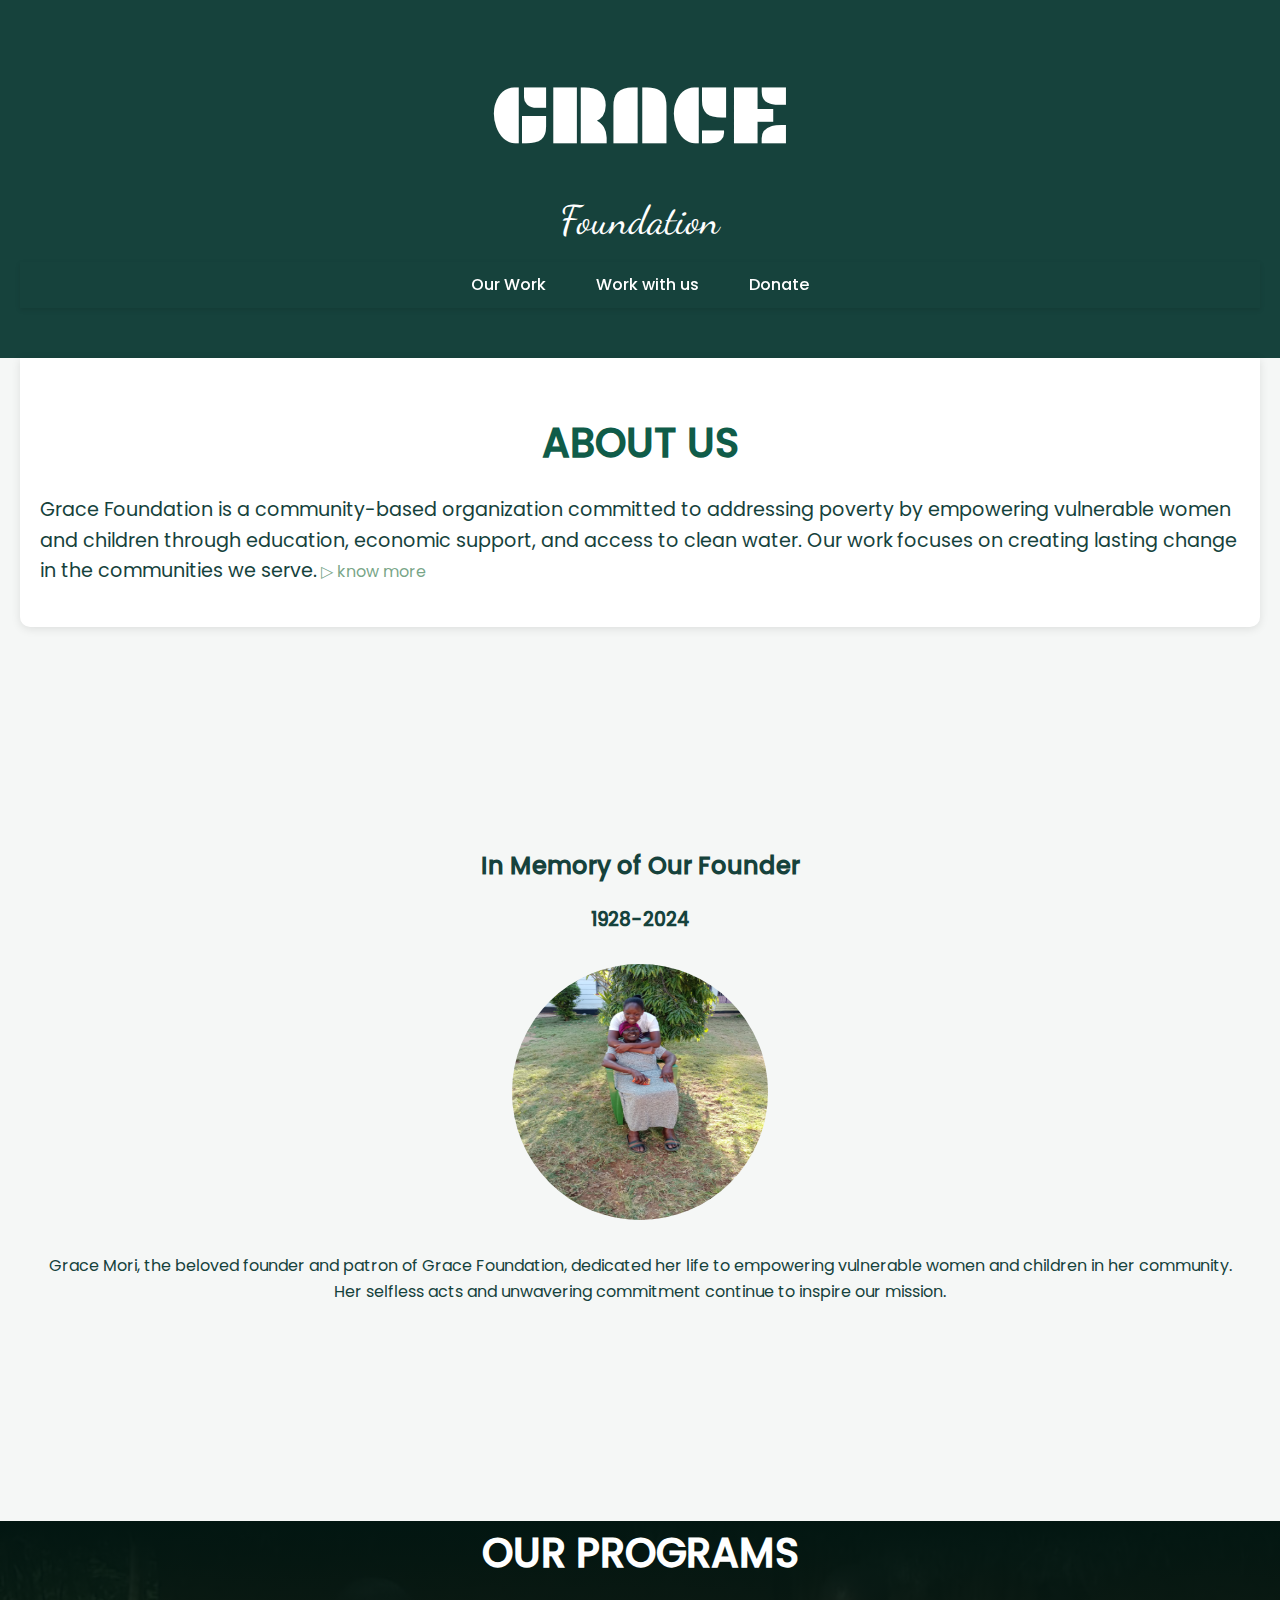
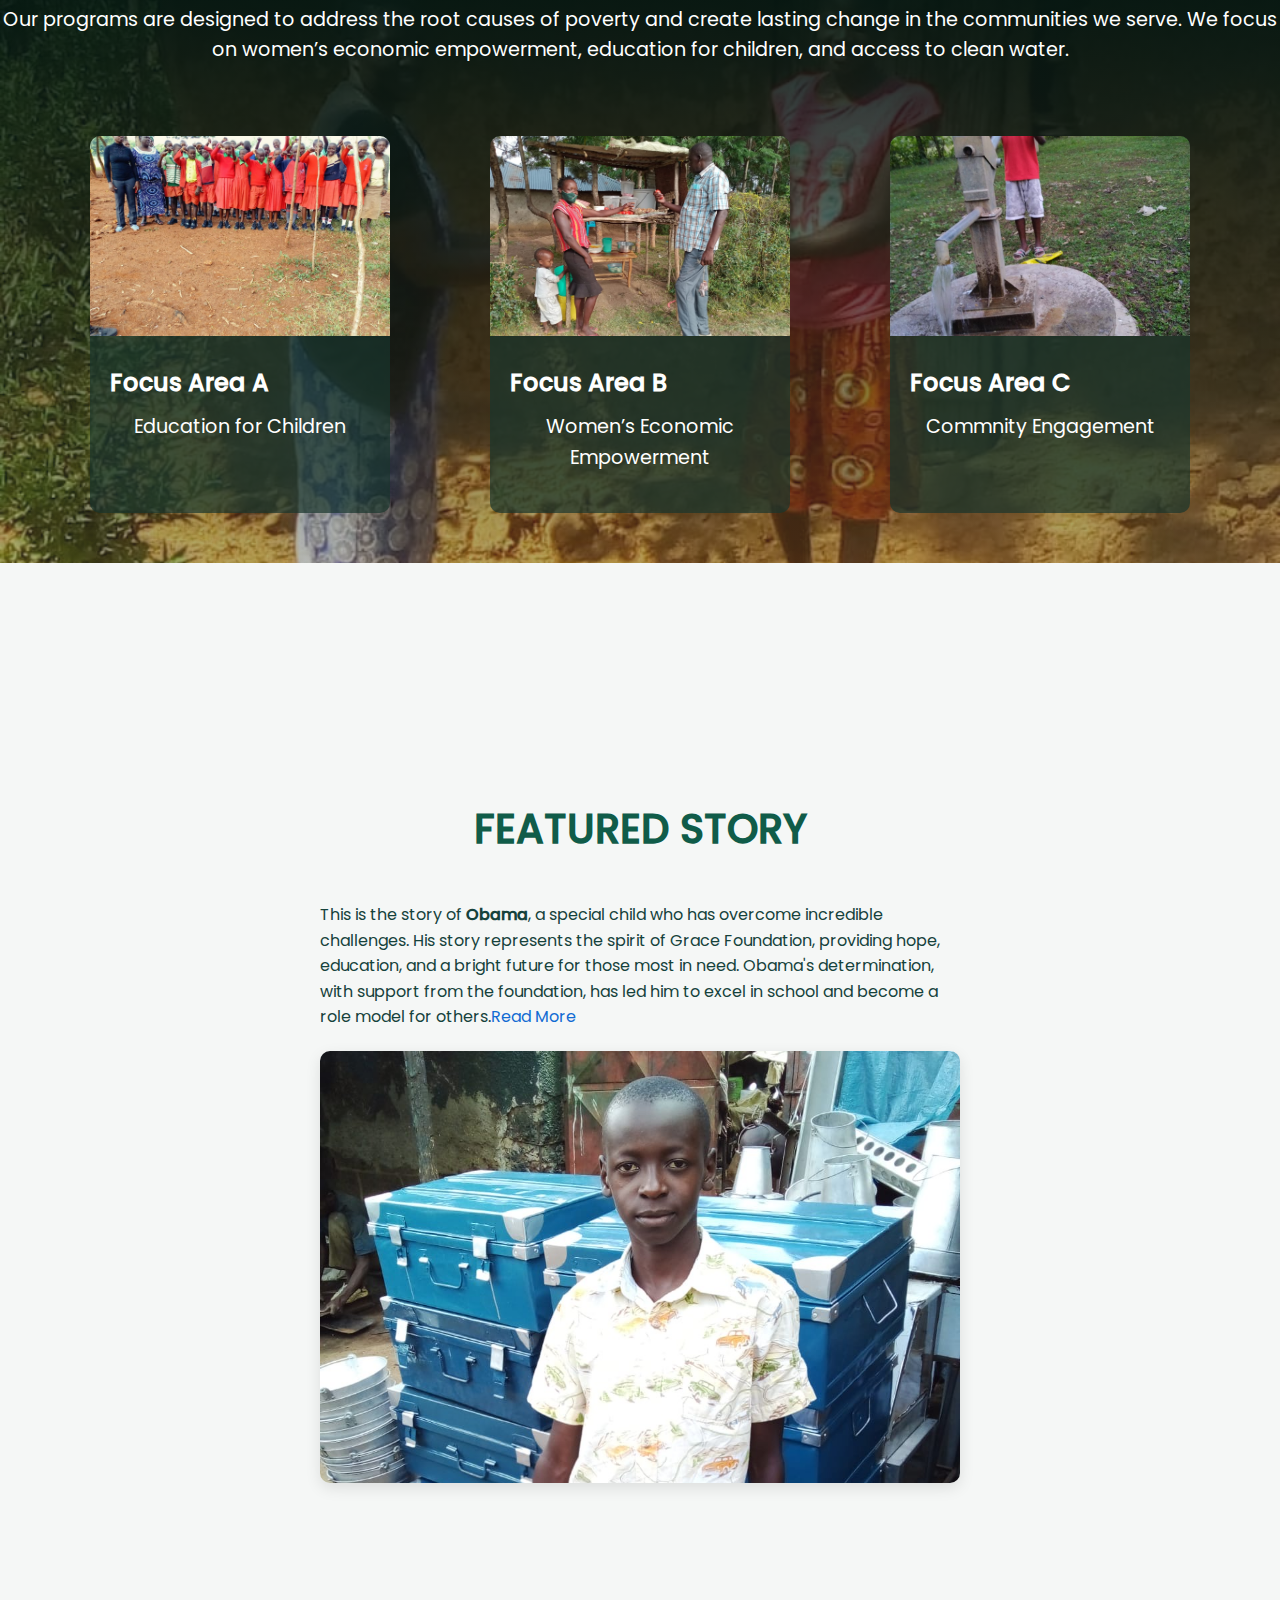
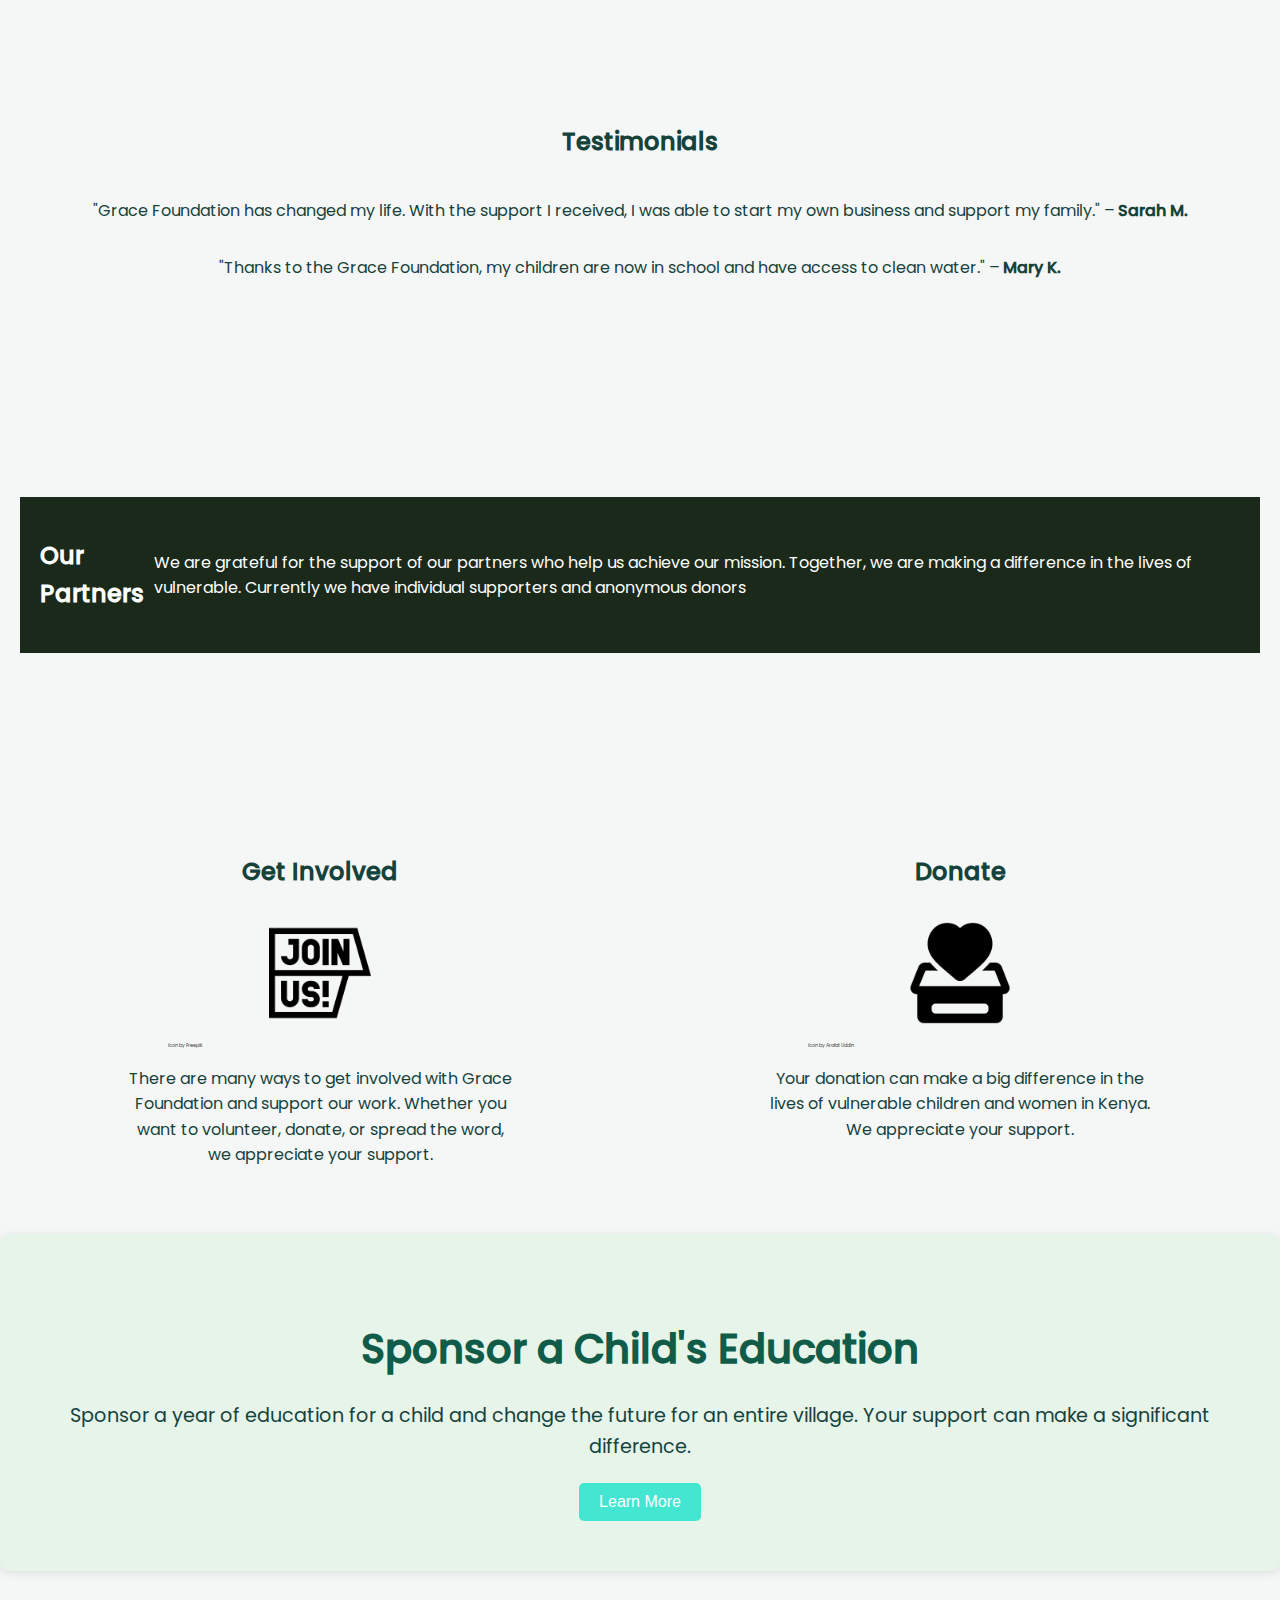
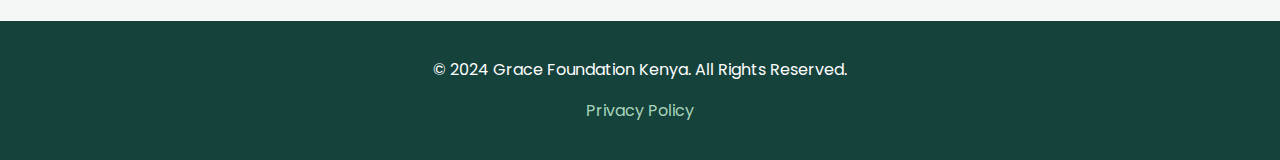
<file: index.html>
<!DOCTYPE html>

<html>
<head>
  <link rel="stylesheet" href="https://fonts.googleapis.com/icon?family=Material+Icons">
<meta content="width=device-width, initial-scale=1.0" name="viewport"/>
<link href="./resources/css/home.css" rel="stylesheet" type="text/css"/>
<script defer="" src="./resources/js/home.js"></script> <!-- JavaScript file linked -->
<title>Grace Foundation Kenya</title>
</head>
<body>
<header>
<h1>GRACE</h1>
<h2>Foundation</h2>
<nav>
<ul>
<li><a href="#projects-section">Our Work</a></li>
<li><a href="join.html">Work with us</a></li>
<li><a href="donation.html">Donate</a></li>
</ul>
</nav>
<div id="overlay"></div>
<div id="banner"></div>
</header>
<div id="introduction-section">
<div id="introduction-text">
<h2>ABOUT US</h2>
<p>Grace Foundation is a community-based organization committed to addressing poverty by empowering vulnerable women and children through education, economic support, and access to clean water. Our work focuses on creating lasting change in the communities we serve.<a href="about.html"> ▷ know more</a></p>
</div>
</div>
<div id="founder-section">
<h2>In Memory of Our Founder</h2>
<h3>1928-2024</h3>
<img id="Founder-Img" src="resources/images/projects/founder.jpg" alt="Image of Grace Mori"/>
<p><span id="Founder">Grace Mori</span>, the beloved founder and patron of Grace Foundation, dedicated her life to empowering vulnerable women and children in her community. Her selfless acts and unwavering commitment continue to inspire our mission.</p>
</div>

<div id="projects-section">
<h2>OUR PROGRAMS</h2>
<p>Our programs are designed to address the root causes of poverty and create lasting change in the communities we serve. We focus on women’s economic empowerment, education for children, and access to clean water.</p>
<div class="card-container">
<div class="card">
<a href="children-edu.html"><img alt="Program Type 2" src="./resources/images/projects/groupred.JPG"/>
<div class="card-text">
<h3>Focus Area A</h3>
<p>Education for Children</p>
</div>
</a>
</div>
<div class="card">
<a href="women-emp.html"><img alt="Program Type 1" src="./resources/images/projects/we1.JPG"/>
<div class="card-text">
<h3>Focus Area B</h3>
<p>Women’s Economic Empowerment</p>
</div>
</a>
</div>

<div class="card">
<a href="comm-eng.html"><img alt="Program Type 3" src="./resources/images/projects/water2.jpg"/>
<div class="card-text">
<h3>Focus Area C</h3>
<p>Commnity Engagement</p>
</div>
</a>
</div>

</div>
</div>
<!-- Highlighted Story Section -->
<div id="highlighted-story">
<h2>FEATURED STORY</h2>
<p>This is the story of <strong>Obama</strong>, a special child who has overcome incredible challenges. His story represents the spirit of Grace Foundation, providing hope, education, and a bright future for those most in need. Obama's determination, with support from the foundation, has led him to excel in school and become a role model for others.<a href="featured.html">Read More</a></p>
<img src="./resources/images/projects/obama5.JPG">
</div>
<!-- Testimonials Section -->
<div id="testimonials-section">
<h2>Testimonials</h2>
<div class="testimonial">
<p>"Grace Foundation has changed my life. With the support I received, I was able to start my own business and support my family." – <strong>Sarah M.</strong></p>
</div>
<div class="testimonial">
<p>"Thanks to the Grace Foundation, my children are now in school and have access to clean water." – <strong>Mary K.</strong></p>
</div>
</div>

<div id="partners-section">
<h2>Our Partners</h2>
<p>We are grateful for the support of our partners who help us achieve our mission. Together, we are making a difference in the lives of vulnerable. Currently we have individual supporters and anonymous donors</p>
</div>

<div id="get-in">
<div id="getinvolved-section">
<h2>Get Involved</h2>
<figure >
  <a href="join.html"><img id="volunteer-image" src="./resources/images/join.png" alt="donate"></a>
  <figcaption><a href="https://www.freepik.com/icon/join-us_8097552#fromView=search&page=1&position=30&uuid=2c840281-06b7-4ae2-9b10-82ce622e237c">Icon by Freepik</a></figcaption>
</figure> 
<p>There are many ways to get involved with Grace Foundation and support our work. Whether you want to volunteer, donate, or spread the word, we appreciate your support.</p>
</div>
<div id="donate-section">
<h2>Donate</h2>
<figure >
  <a href="donation.html"><img id="donate-image" src="./resources/images/donate.png" alt="donate"></a>
  <figcaption><a href="https://www.freepik.com/icon/heart-box_3502747#fromView=keyword&page=1&position=15&uuid=e13df022-5436-469a-9104-48703d722453">Icon by Arafat Uddin</a></figcaption>
</figure> 
<p>Your donation can make a big difference in the lives of vulnerable children and women in Kenya. We appreciate your support.</p>
</div>
</div>
<div id="flyer-section"><h2>Sponsor a Child's Education</h2><p>Sponsor a year of education for a child and change the future for an entire village. Your support can make a significant difference.</p><a href="sponsor.html"><button>Learn More</button></a></div><footer>
<p>© 2024 Grace Foundation Kenya. All Rights Reserved.</p>
<p><a href="policy.html">Privacy Policy</a></p>
</footer>
</body>
</html>
</file>
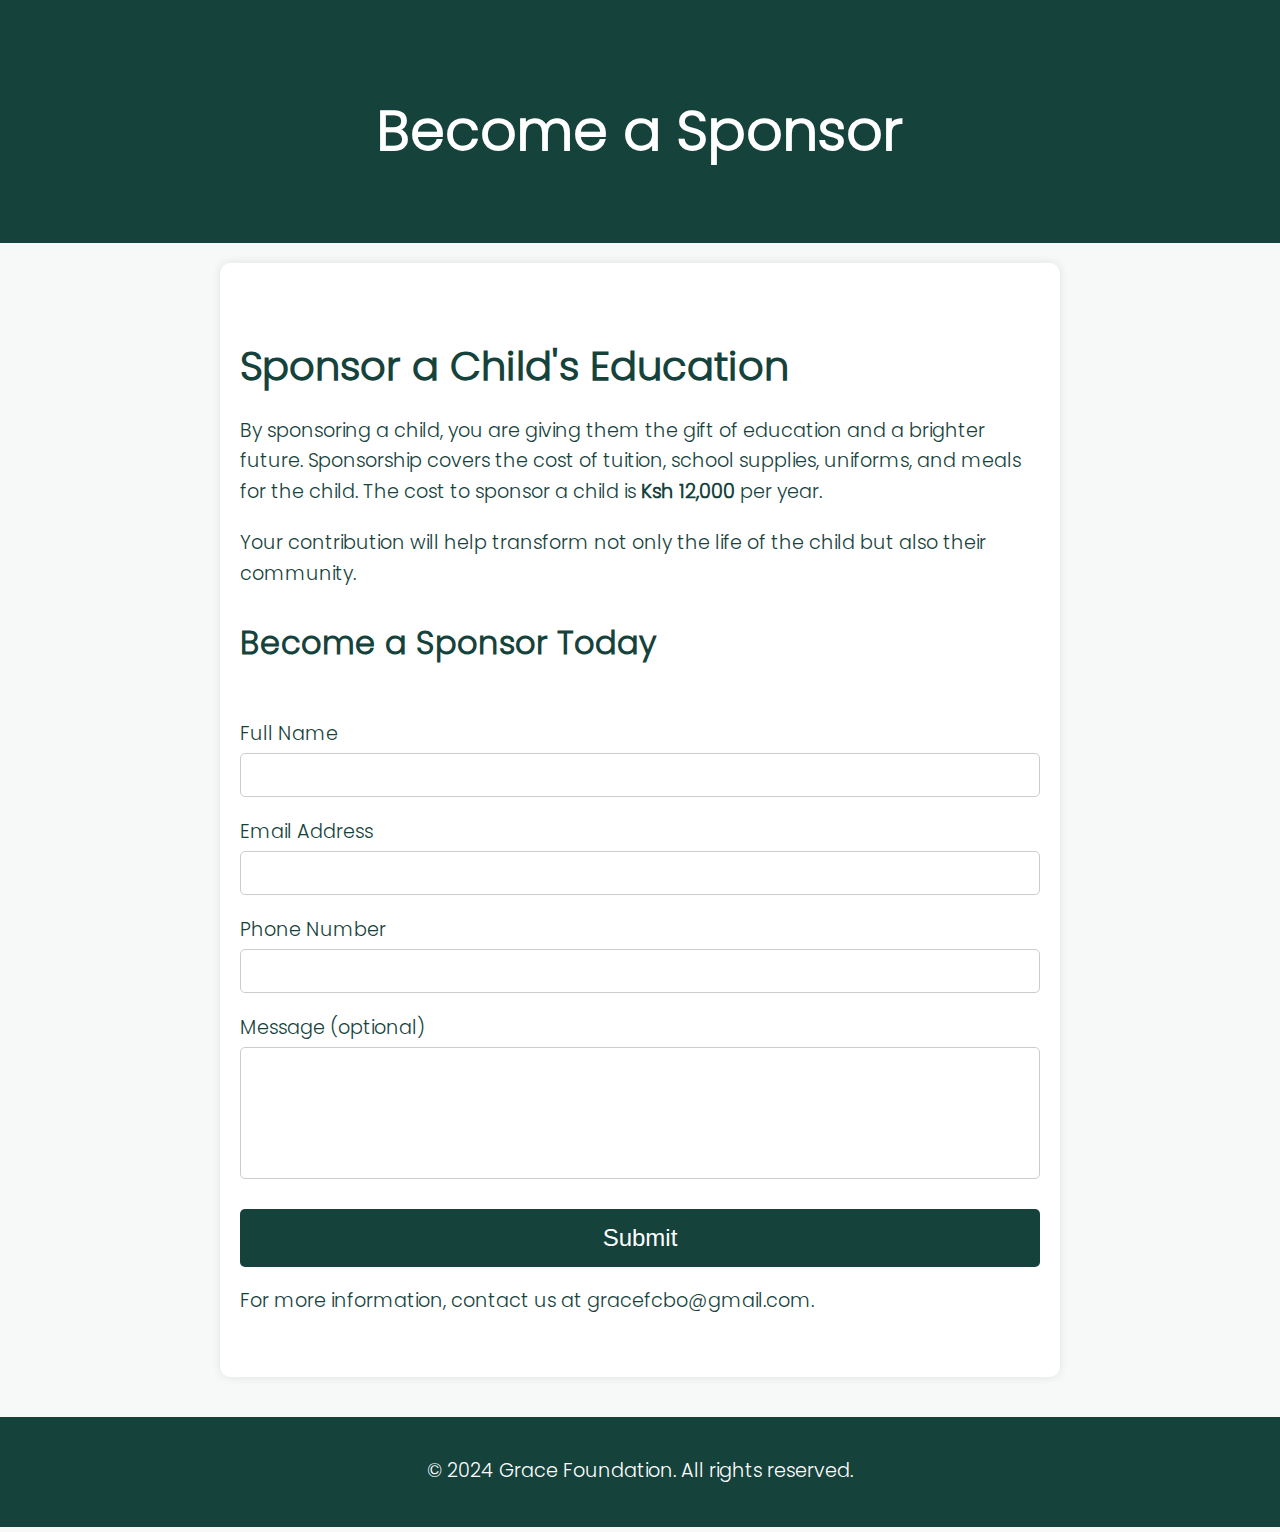
<file: become_a_sponsor.html>
<!DOCTYPE html>
<html lang="en">
<head>
    <meta charset="UTF-8">
    <meta name="viewport" content="width=device-width, initial-scale=1.0">
    <title>Become a Sponsor - Grace Foundation</title>
    <link rel="stylesheet" href="resources/css/BAS.css">
</head>
<body>

<header>
    <h1>Become a Sponsor</h1>
</header>

<section>
    <h2>Sponsor a Child's Education</h2>
    <p>
        By sponsoring a child, you are giving them the gift of education and a brighter future. Sponsorship covers the cost of tuition, school supplies, uniforms, and meals for the child. The cost to sponsor a child is <strong>Ksh 12,000</strong> per year.
    </p>
    <p>
        Your contribution will help transform not only the life of the child but also their community.
    </p>

    <h3>Become a Sponsor Today</h3>

    <!-- Sponsorship Form -->
    <form action="/submit-sponsor" method="POST">
        <label for="name">Full Name</label>
        <input type="text" id="name" name="name" required>

        <label for="email">Email Address</label>
        <input type="email" id="email" name="email" required>

        <label for="phone">Phone Number</label>
        <input type="tel" id="phone" name="phone" required>

        <label for="message">Message (optional)</label>
        <textarea id="message" name="message" rows="5"></textarea>

        <button type="submit">Submit</button>
    </form>

    <p>For more information, contact us at <a href="mailto:gracefcbo@gmail.com">gracefcbo@gmail.com</a>.</p>
</section>

<footer>
    <p>© 2024 Grace Foundation. All rights reserved.</p>
</footer>

</body>
</html>
</file>
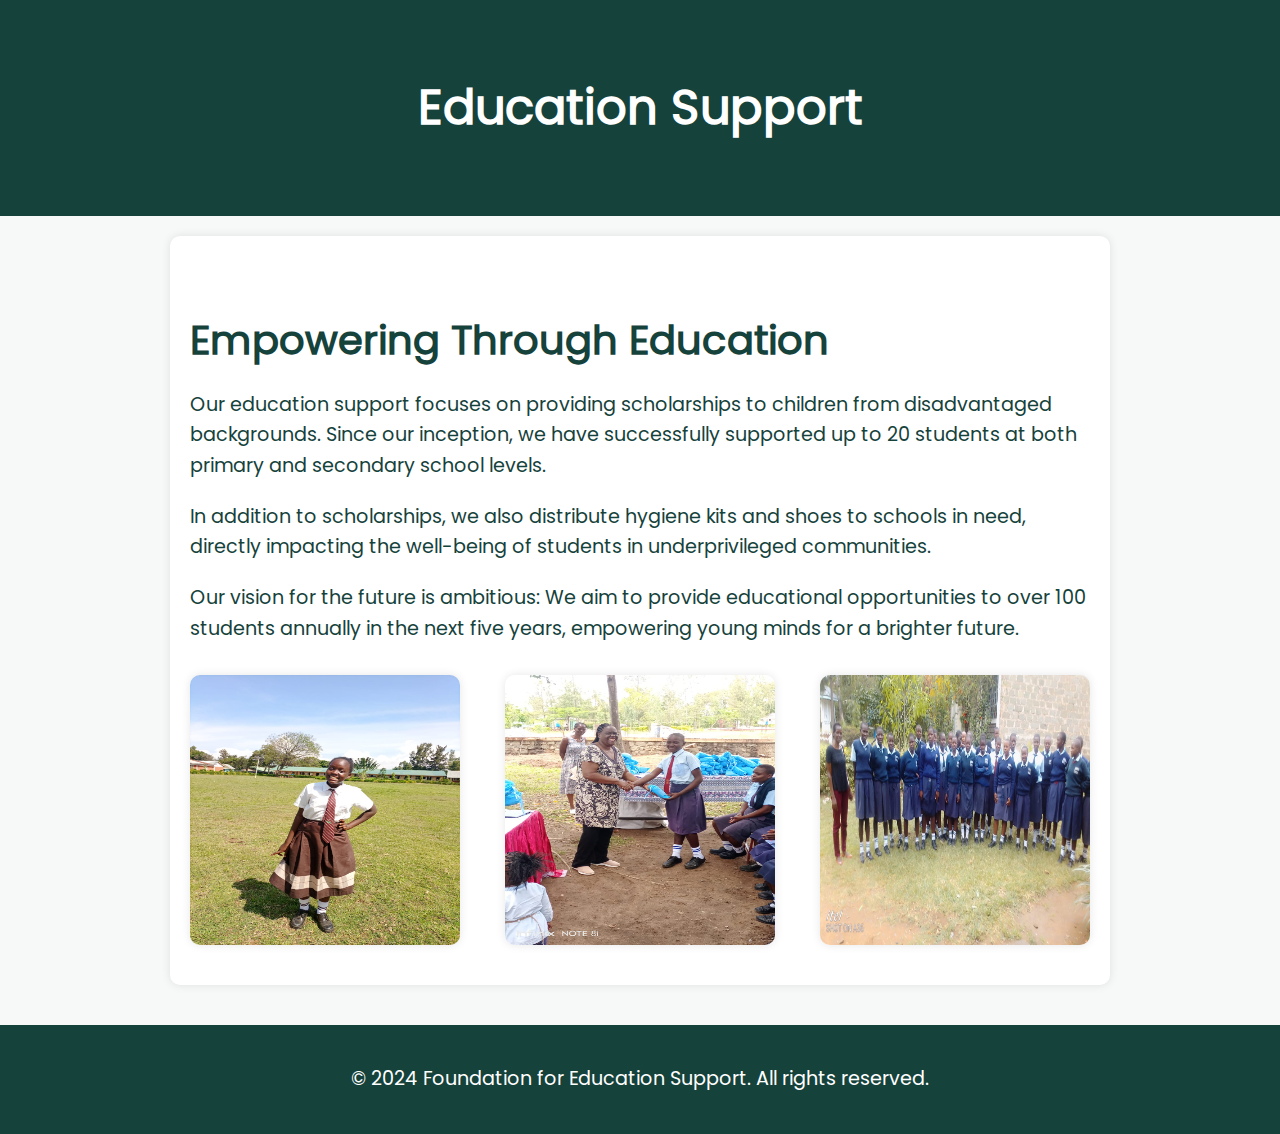
<file: children-edu.html>
<!DOCTYPE html>
<html lang="en">
<head>
    <meta charset="UTF-8">
    <meta name="viewport" content="width=device-width, initial-scale=1.0">
    <title>Education Support</title>
    <link rel="stylesheet" href="resources/css/area1.css">
</head>
<body>

<header>
    <h1>Education Support</h1>
</header>

<section>
    <h2>Empowering Through Education</h2>
    <p>
        Our education support focuses on providing scholarships to children from disadvantaged backgrounds. Since our inception, we have successfully supported up to 20 students at both primary and secondary school levels.
    </p>
    <p>
        In addition to scholarships, we also distribute hygiene kits and shoes to schools in need, directly impacting the well-being of students in underprivileged communities.
    </p>
    <p>
        Our vision for the future is ambitious: We aim to provide educational opportunities to over 100 students annually in the next five years, empowering young minds for a brighter future.
    </p>

    <!-- Image placeholders -->
    <div class="image-gallery">
        <img src="resources/images/projects/girl2.JPG" alt="Scholarship support" class="gallery-img">
        <img src="resources/images/projects/provision4.JPG" alt="Hygiene kits distribution" class="gallery-img">
        <img src="resources/images/projects/groupblue.JPG" alt="School shoes for children" class="gallery-img">
    </div>
</section>

<footer>
    <p>© 2024 Foundation for Education Support. All rights reserved.</p>
</footer>

</body>
</html>
</file>
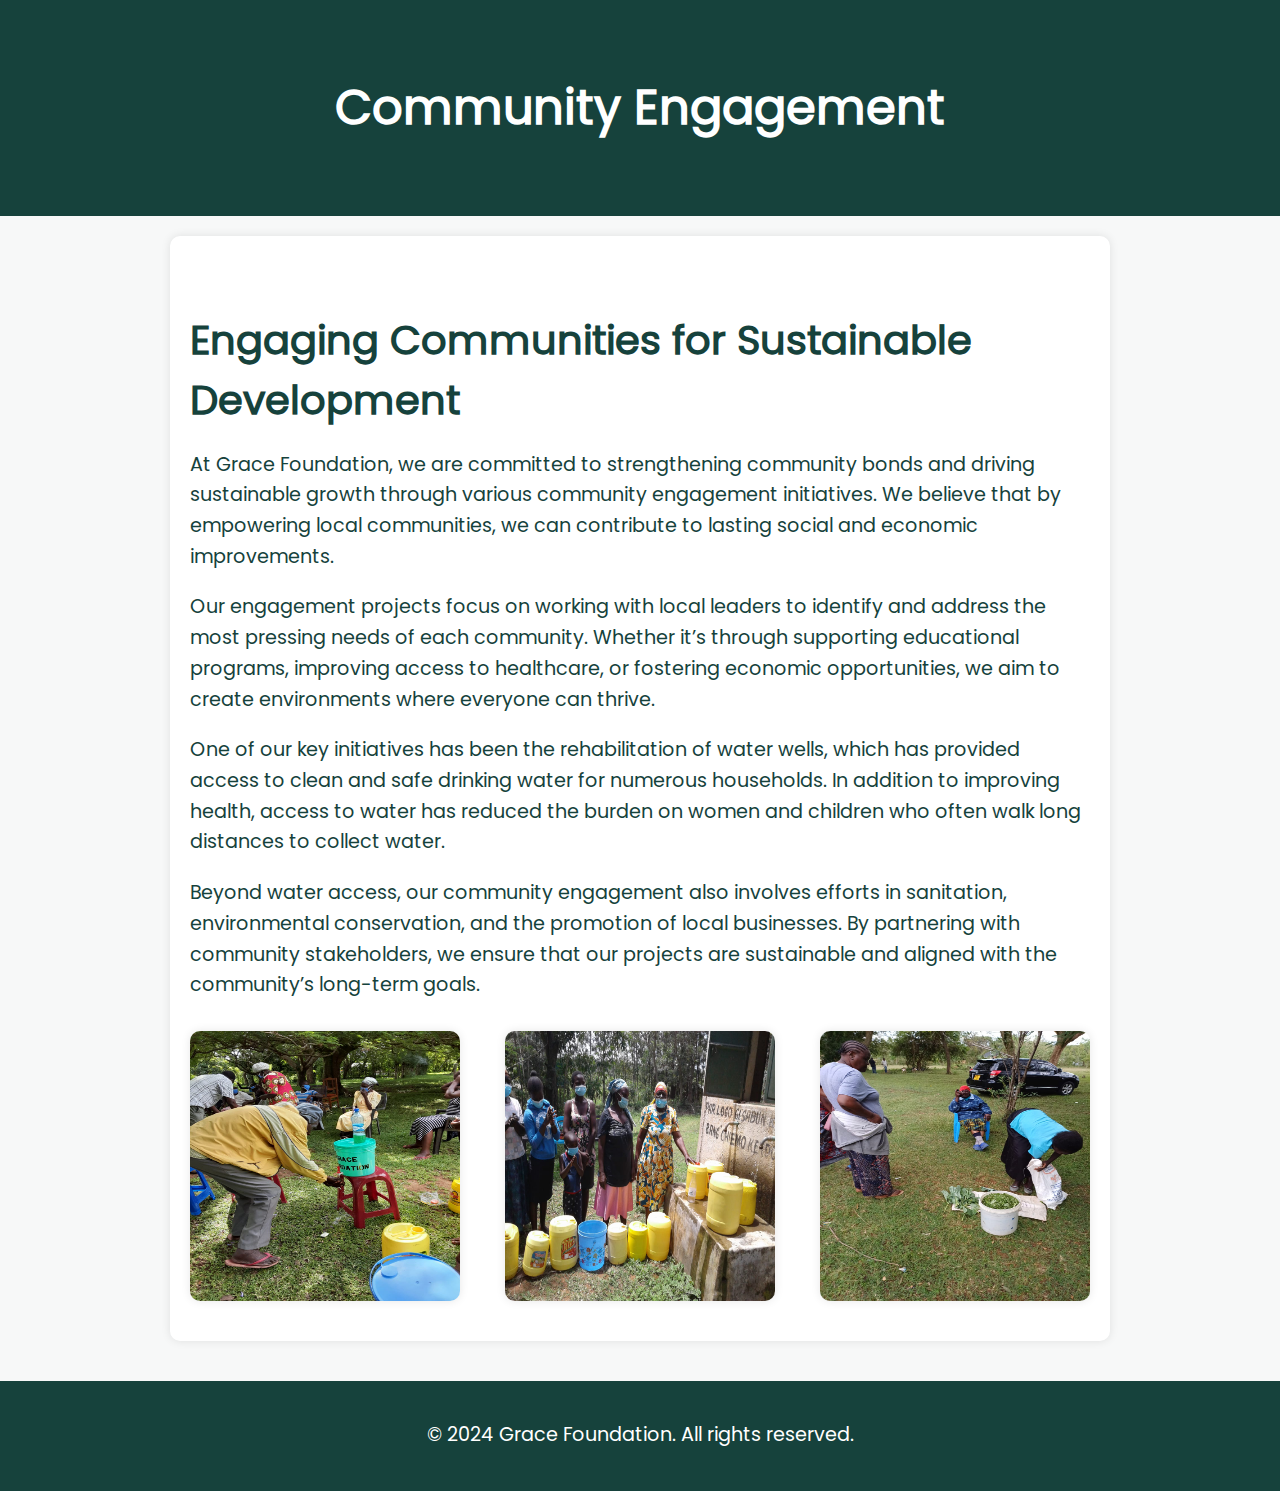
<file: comm-eng.html>
<!DOCTYPE html>
<html lang="en">
<head>
    <meta charset="UTF-8">
    <meta name="viewport" content="width=device-width, initial-scale=1.0">
    <title>Focus Area 3 - Community Engagement</title>
    <link rel="stylesheet" href="resources/css/area3.css">
</head>
<body>

<header>
    <h1>Community Engagement</h1>
</header>

<section>
    <h2>Engaging Communities for Sustainable Development</h2>
    <p>
        At Grace Foundation, we are committed to strengthening community bonds and driving sustainable growth through various community engagement initiatives. We believe that by empowering local communities, we can contribute to lasting social and economic improvements.
    </p>
    <p>
        Our engagement projects focus on working with local leaders to identify and address the most pressing needs of each community. Whether it’s through supporting educational programs, improving access to healthcare, or fostering economic opportunities, we aim to create environments where everyone can thrive.
    </p>
    <p>
        One of our key initiatives has been the rehabilitation of water wells, which has provided access to clean and safe drinking water for numerous households. In addition to improving health, access to water has reduced the burden on women and children who often walk long distances to collect water.
    </p>
    <p>
        Beyond water access, our community engagement also involves efforts in sanitation, environmental conservation, and the promotion of local businesses. By partnering with community stakeholders, we ensure that our projects are sustainable and aligned with the community’s long-term goals.
    </p>

    <!-- Image placeholders -->
    <div class="image-gallery">
        <img src="resources/images/projects/clean.JPG" alt="Community work and engagement" class="gallery-img">
        <img src="resources/images/projects/WP2.jpg" alt="Water well rehabilitation" class="gallery-img">
        <img src="resources/images/projects/random2.JPG" alt="Supporting local businesses" class="gallery-img">
    </div>
</section>

<footer>
    <p>© 2024 Grace Foundation. All rights reserved.</p>
</footer>

</body>
</html>
</file>
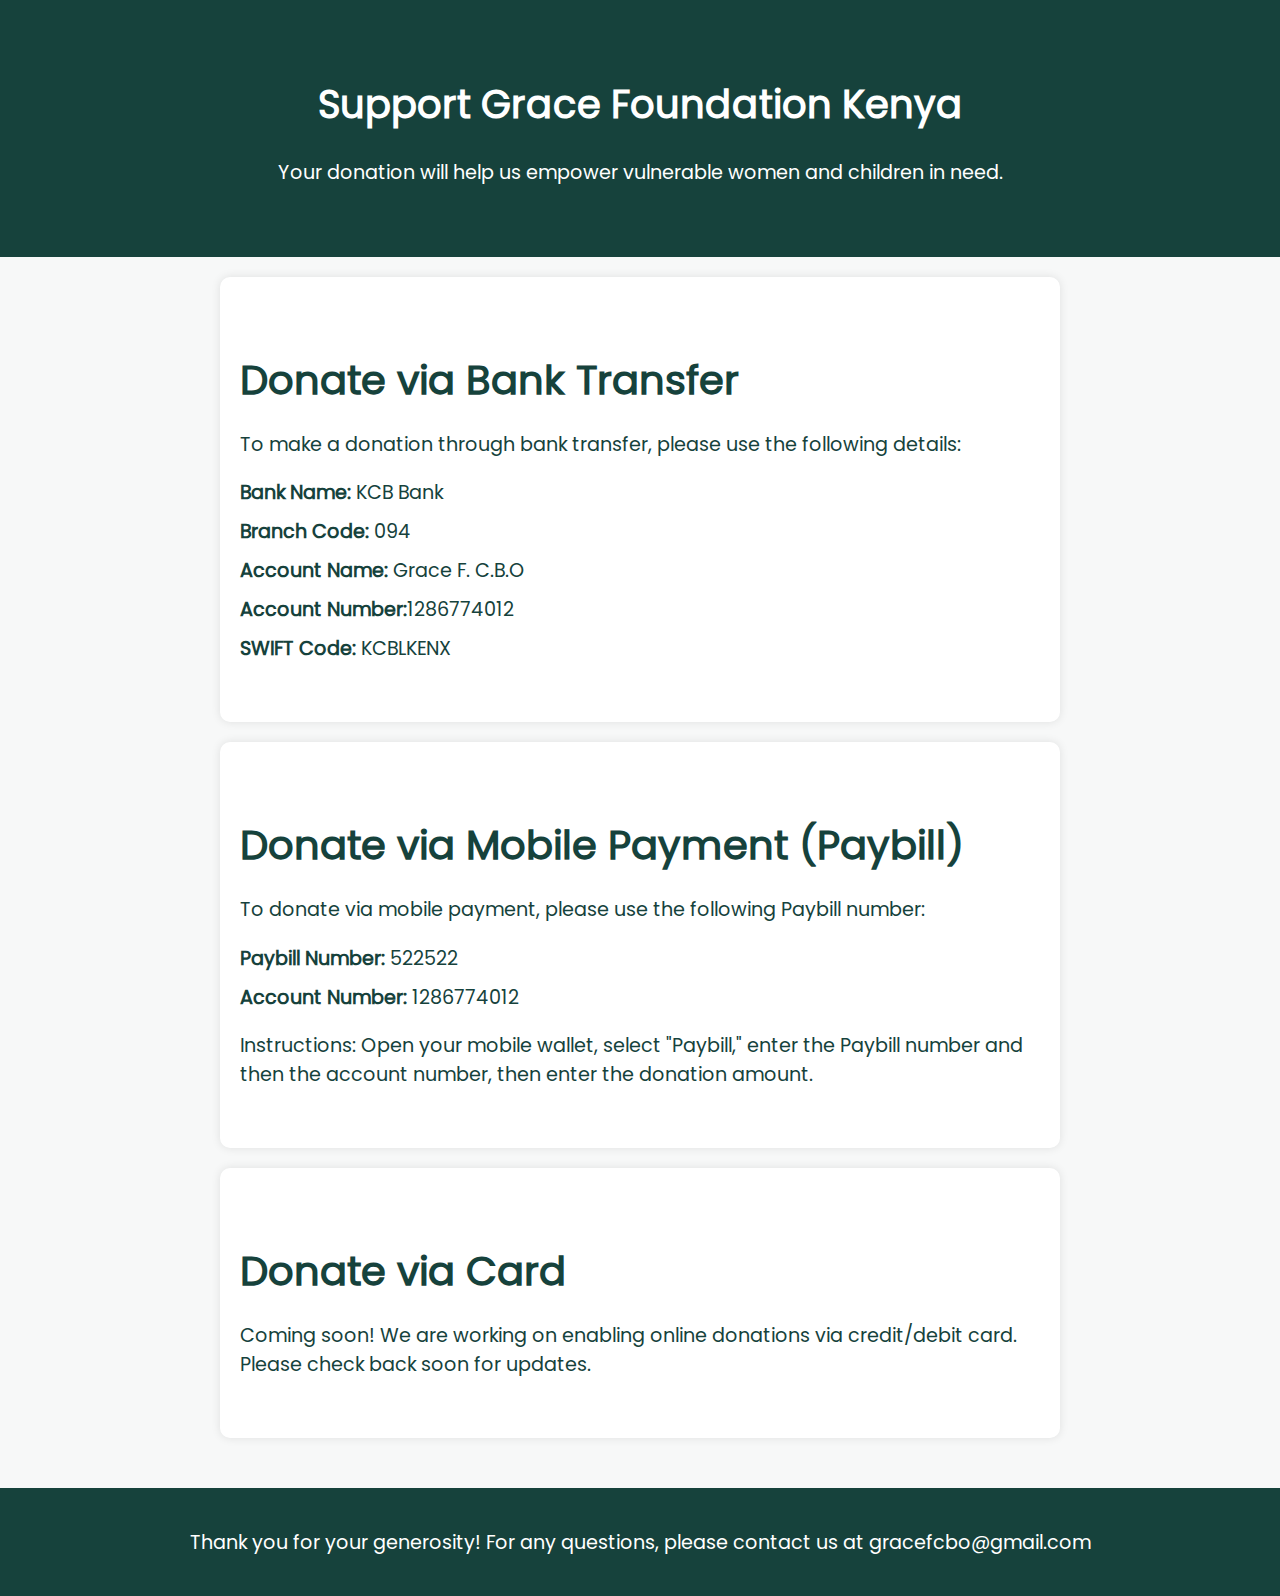
<file: donation.html>
<!DOCTYPE html>
<html lang="en">
<head>
    <meta charset="UTF-8">
    <meta name="viewport" content="width=device-width, initial-scale=1.0">
    <link href="./resources/css/donation.css" type="text/css" rel="stylesheet">
    <title>Donate to Grace Foundation</title>
</head>
<body>
    <header>
        <h1>Support Grace Foundation Kenya</h1>
        <p>Your donation will help us empower vulnerable women and children in need.</p>
    </header>

    <!-- Bank Transfer Section -->
    <section id="bank-transfer">
        <h2>Donate via Bank Transfer</h2>
        <p>To make a donation through bank transfer, please use the following details:</p>
        <ul>
            <li><strong>Bank Name:</strong> KCB Bank</li>
            <li><strong>Branch Code:</strong> 094</li>
            <li><strong>Account Name:</strong> Grace F. C.B.O</li>
            <li><strong>Account Number:</strong>1286774012</li>
            <li><strong>SWIFT Code:</strong> KCBLKENX</li>
        </ul>
    </section>

    <!-- Mobile Payment via Paybill -->
    <section id="mobile-payment">
        <h2>Donate via Mobile Payment (Paybill)</h2>
        <p>To donate via mobile payment, please use the following Paybill number:</p>
        <ul>
            <li><strong>Paybill Number:</strong> 522522</li>
            <li><strong>Account Number:</strong> 1286774012</li>
        </ul>
        <p>Instructions: Open your mobile wallet, select "Paybill," enter the Paybill number and then the account number, then enter the donation amount.</p>
    </section>

    <!-- Card Payment Section -->
    <section id="card-payment">
        <h2>Donate via Card</h2>
        <p>Coming soon! We are working on enabling online donations via credit/debit card. Please check back soon for updates.</p>
    </section>  

    <footer>
        <p>Thank you for your generosity! For any questions, please contact us at gracefcbo@gmail.com</p>
    </footer>
</body>
</html>
</file>
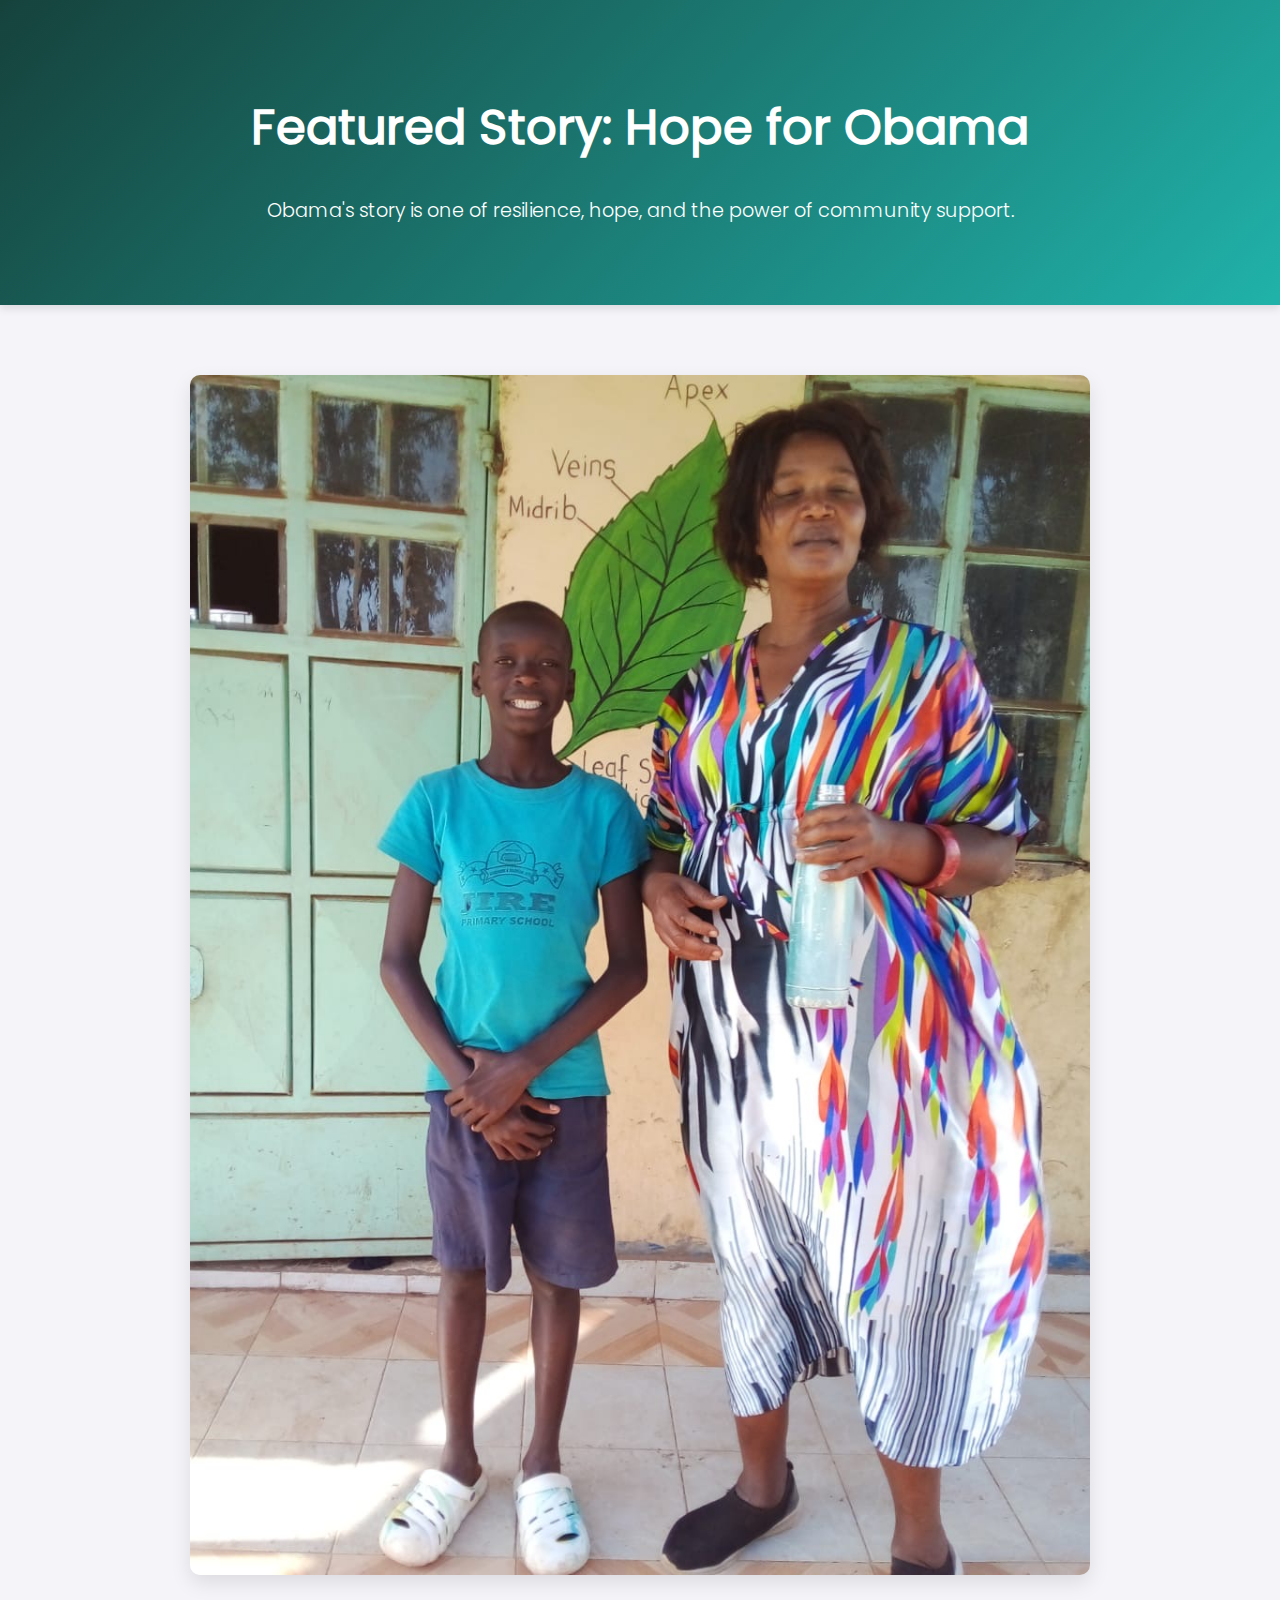
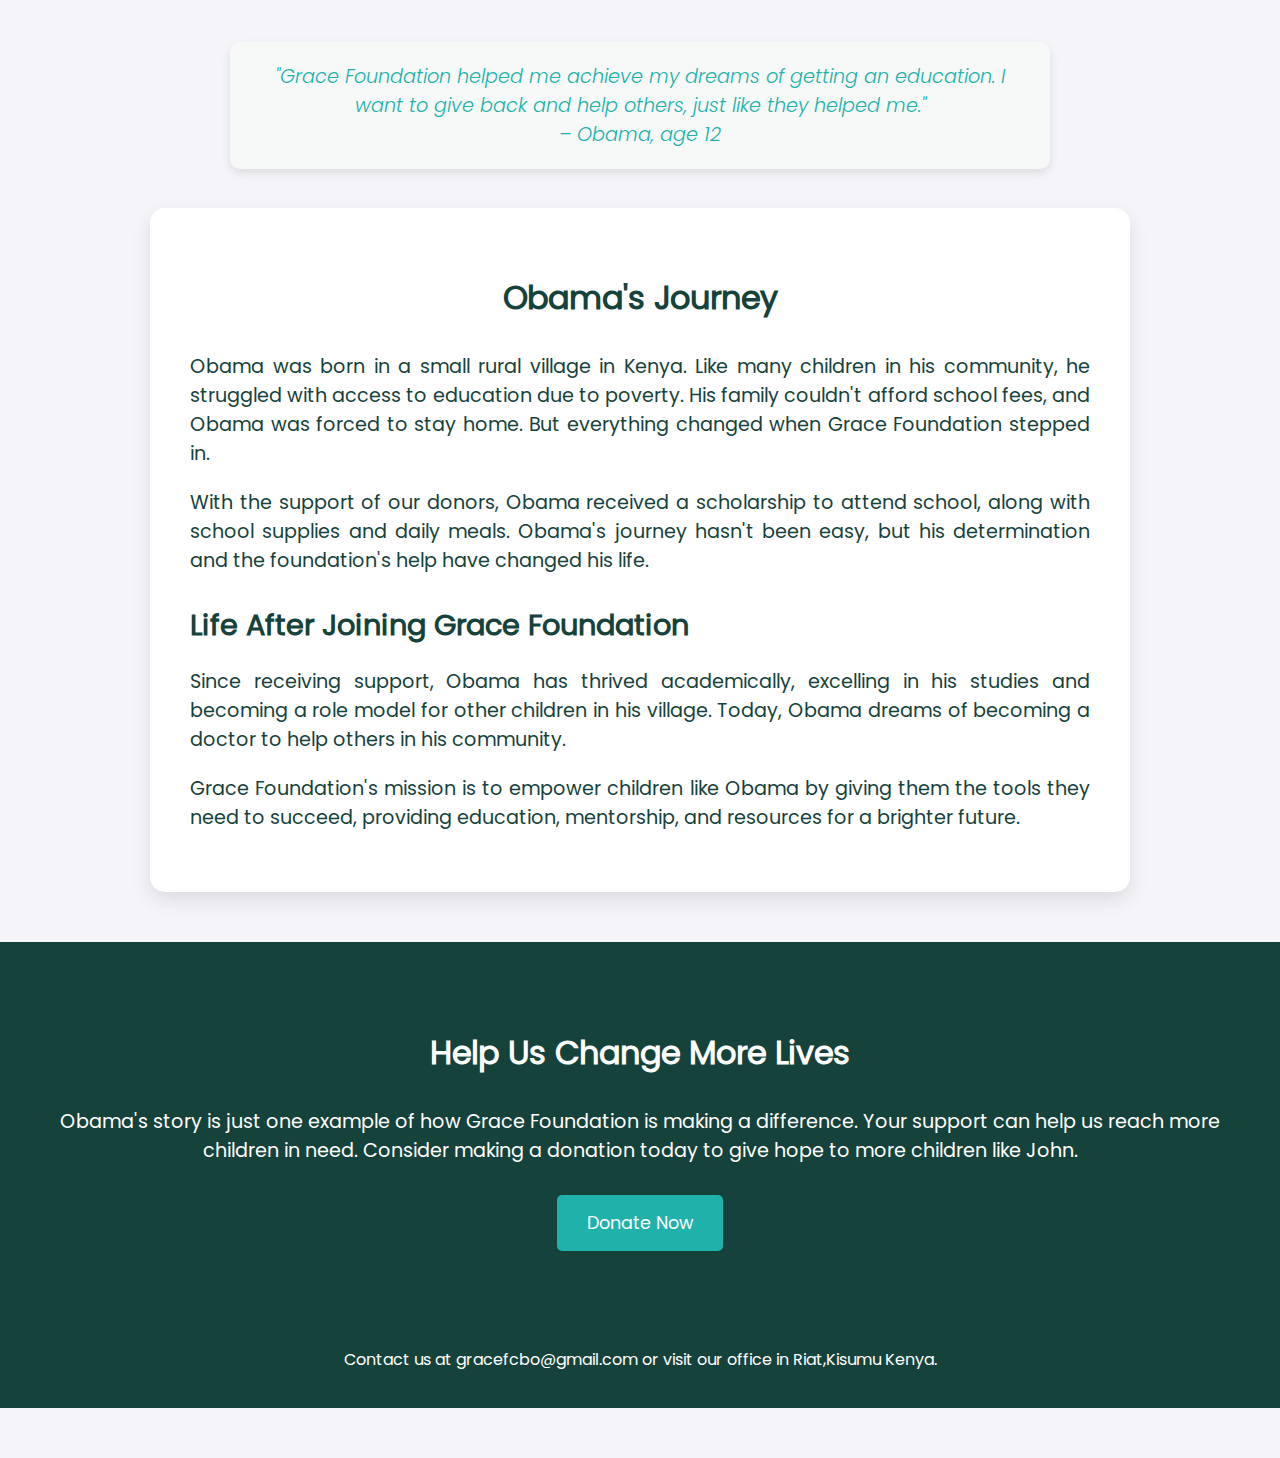
<file: featured.html>
<!DOCTYPE html>
<html lang="en">
<head>
    <meta charset="UTF-8">
    <meta name="viewport" content="width=device-width, initial-scale=1.0">
    <link href="./resources/css/featured.css" type="text/css" rel="stylesheet">
    <title>Featured Story - Grace Foundation Kenya</title>
</head>
<body>
    <header>
        <h1>Featured Story: Hope for Obama</h1>
        <p>Obama's story is one of resilience, hope, and the power of community support.</p>
    </header>

    <!-- Main Story Section -->
    <section id="story-hero">
        <img src="./resources/images/projects/obama6.JPG" alt="John's journey with Grace Foundation" class="story-image">
        <blockquote>
            "Grace Foundation helped me achieve my dreams of getting an education. I want to give back and help others, just like they helped me." <br>– Obama, age 12
        </blockquote>
    </section>

    <!-- Story Content Section -->
    <section id="story-content">
        <h2>Obama's Journey</h2>
        <p>Obama was born in a small rural village in Kenya. Like many children in his community, he struggled with access to education due to poverty. His family couldn't afford school fees, and Obama was forced to stay home. But everything changed when Grace Foundation stepped in.</p>

        <p>With the support of our donors, Obama received a scholarship to attend school, along with school supplies and daily meals. Obama's journey hasn't been easy, but his determination and the foundation's help have changed his life.</p>

        <h3>Life After Joining Grace Foundation</h3>
        <p>Since receiving support, Obama has thrived academically, excelling in his studies and becoming a role model for other children in his village. Today, Obama dreams of becoming a doctor to help others in his community.</p>

        <p>Grace Foundation's mission is to empower children like Obama by giving them the tools they need to succeed, providing education, mentorship, and resources for a brighter future.</p>
    </section>

    <!-- Call to Action Section -->
    <section id="call-to-action">
        <h2>Help Us Change More Lives</h2>
        <p>Obama's story is just one example of how Grace Foundation is making a difference. Your support can help us reach more children in need. Consider making a donation today to give hope to more children like John.</p>
        <a href="donation.html" class="donate-btn">Donate Now</a>
    </section>

    <footer>
        <p>Contact us at gracefcbo@gmail.com or visit our office in Riat,Kisumu Kenya.</p>
    </footer>
</body>
</html>
</file>
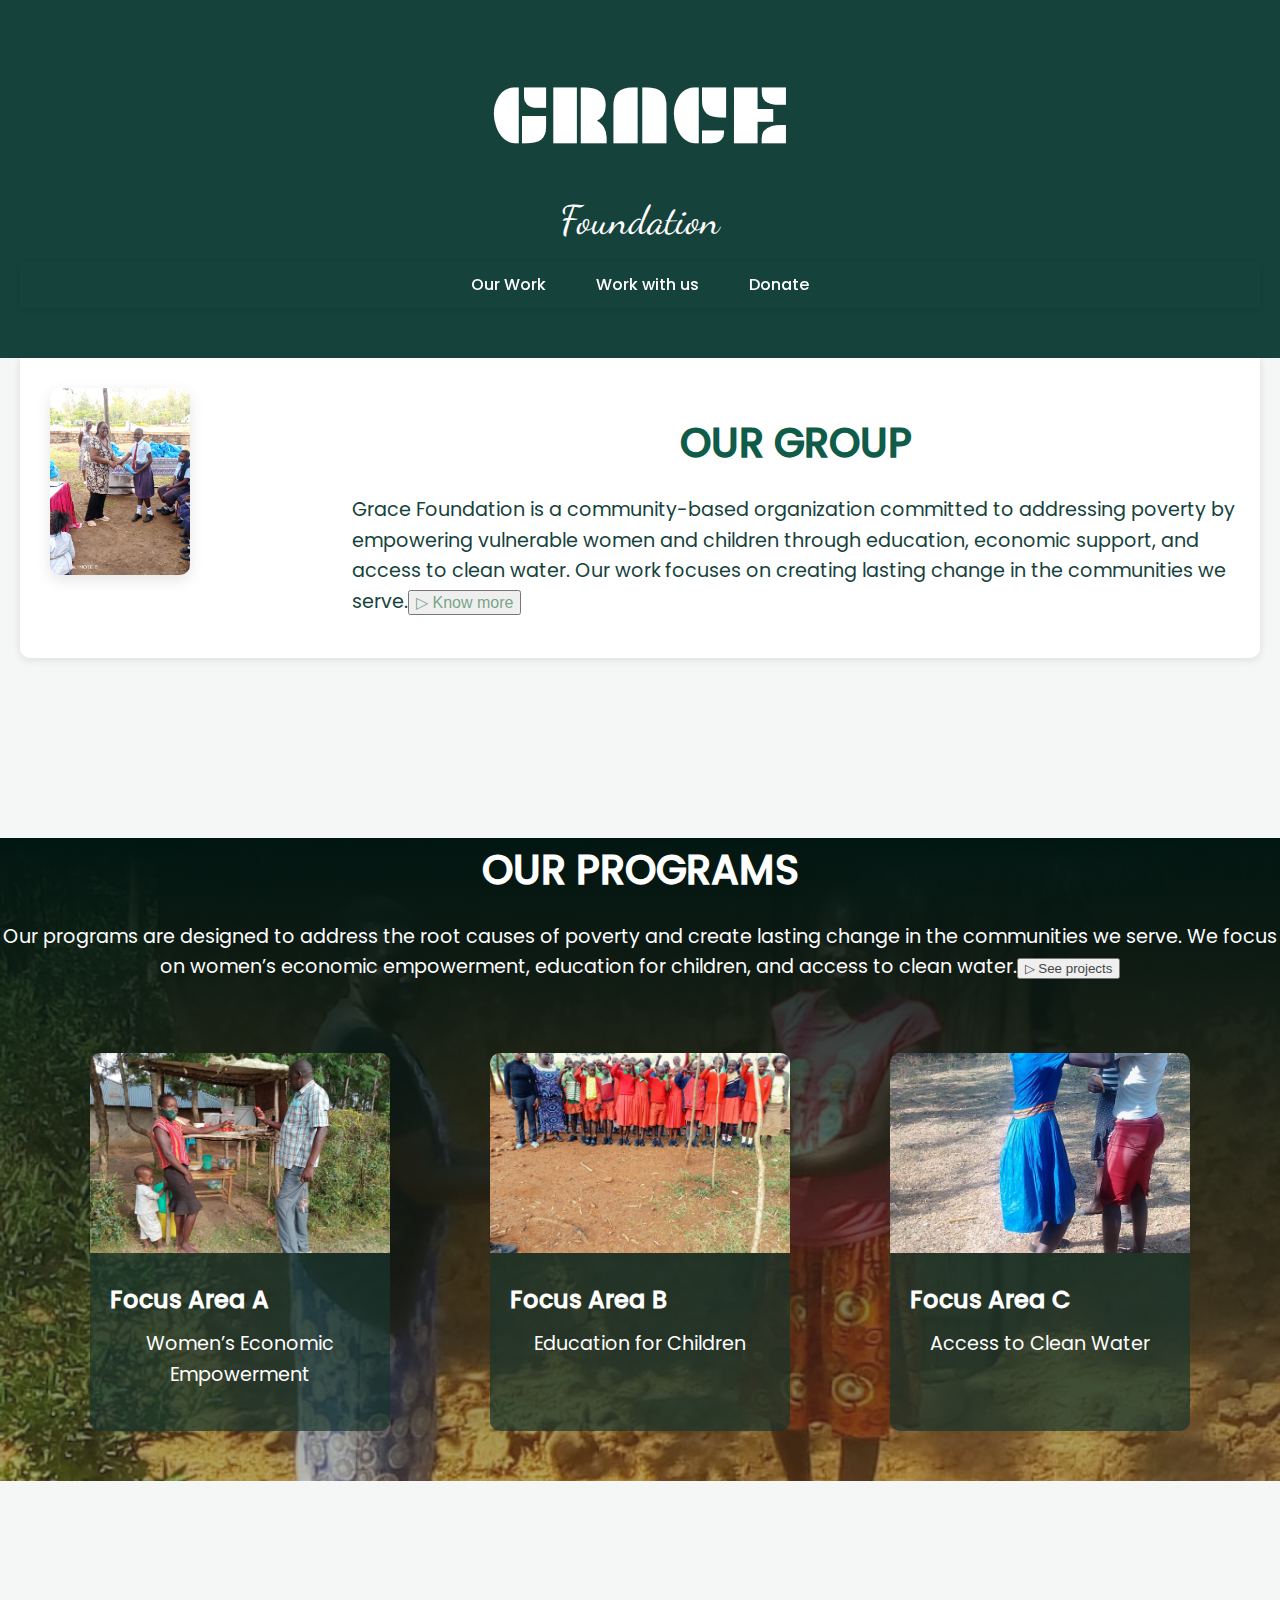
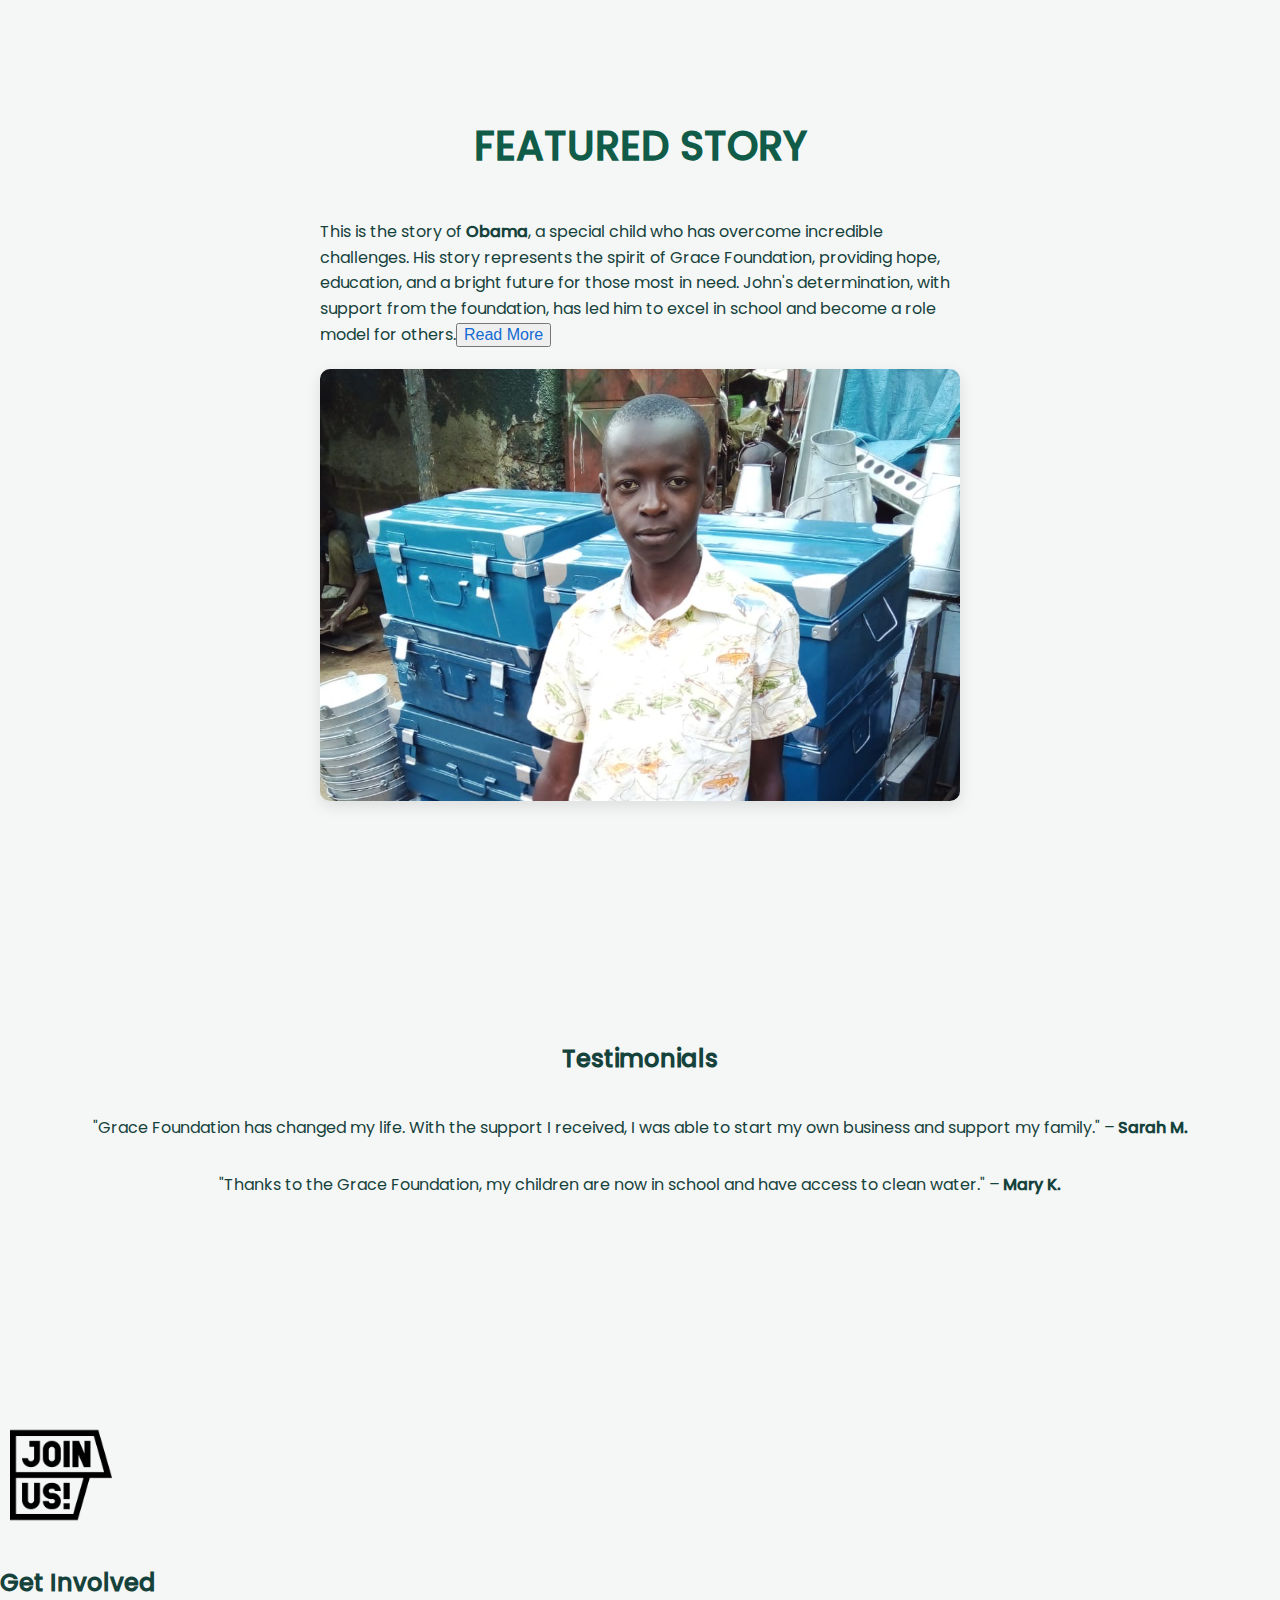
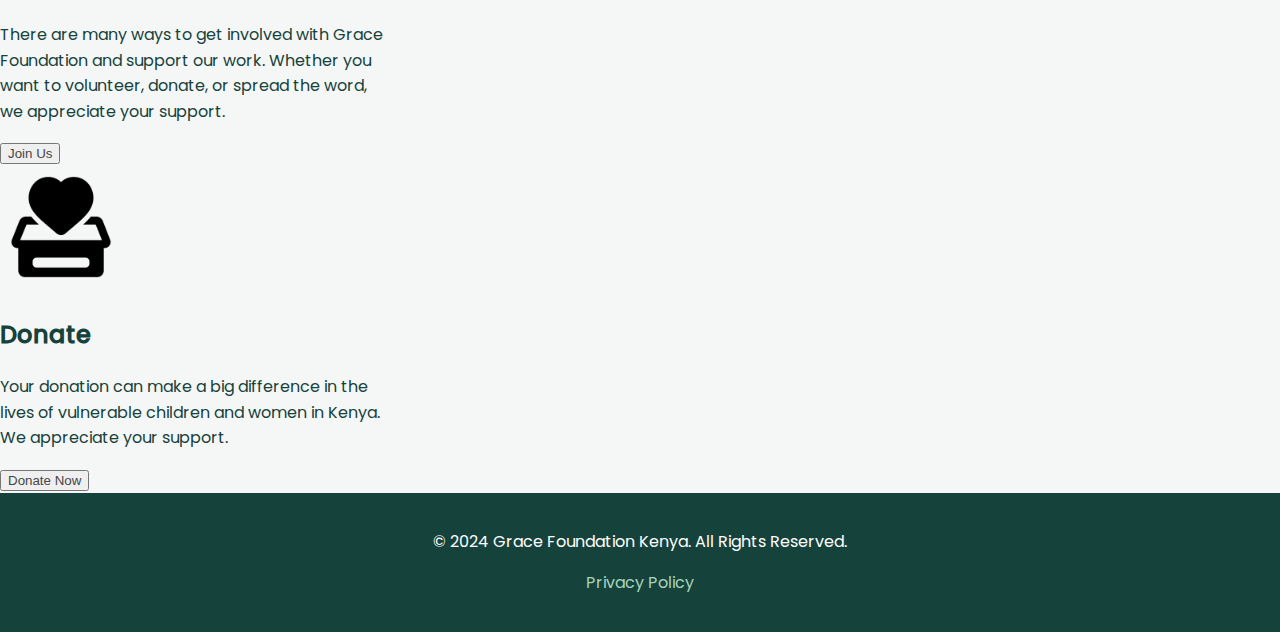
<file: home.html>
<!DOCTYPE html>
<html>
<head>
    <link href="./resources/css/home.css" type="text/css" rel="stylesheet">
    <script src="./resources/js/home.js" defer></script> <!-- JavaScript file linked -->
    <title>Grace Foundation Kenya</title>
</head>
<body>
<header>
    <h1>GRACE</h1>
    <h2>Foundation</h2>
    <nav>
        <ul>
            <li><a href="projects.html">Our Work</a></li>
            <li><a href="join.html">Work with us</a></li>
            <li><a href="./donation.html">Donate</a></li>
        </ul>
    </nav>
    <div id="overlay"></div> 
    <div id="banner"></div>
</header>

<div id="introduction-section">
    <div id="introduction-image">
        <div id="leaf"></div>
        <div id="leaf2"></div>
        <div id="stem"></div>
        <img src="./resources/images/projects/provision6.JPG" alt="Children" id="children-image">
    </div>
    <div id="introduction-text">
    <h2>OUR GROUP</h2>
    <p>Grace Foundation is a community-based organization committed to addressing poverty by empowering vulnerable women and children through education, economic support, and access to clean water. Our work focuses on creating lasting change in the communities we serve.<button id="know-more-btn"><a href="about.html">&#9655; Know more</a></button></p>
    
    </div>
</div>

<div id="projects-section">
    <h2>OUR PROGRAMS</h2>
    <p>Our programs are designed to address the root causes of poverty and create lasting change in the communities we serve. We focus on women’s economic empowerment, education for children, and access to clean water.<button id="projects-btn"><a href="projects.html">&#9655; See projects</a></button></p>
    
    <div class="card-container">
      <div class="card">
        <img src="./resources/images/projects/we1.JPG" alt="Program Type 1">
        <div class="card-text">
          <h3>Focus Area A</h3>
          <p>Women’s Economic Empowerment</p>
        </div>
      </div>
      
      <div class="card">
        <img src="./resources/images/projects/groupred.JPG" alt="Program Type 2">
        <div class="card-text">
          <h3>Focus Area B</h3>
          <p>Education for Children</p>
        </div>
      </div>
  
      <div class="card">
        <img src="./resources/images/projects/water1.JPG" alt="Program Type 3">
        <div class="card-text">
          <h3>Focus Area C</h3>
          <p>Access to Clean Water</p>
        </div>
      </div>
    </div>
  </div>
  
<!-- Highlighted Story Section -->
<div id="highlighted-story">
    
  <h2>FEATURED STORY</h2>
  <p>This is the story of <strong>Obama</strong>, a special child who has overcome incredible challenges. His story represents the spirit of Grace Foundation, providing hope, education, and a bright future for those most in need. John's determination, with support from the foundation, has led him to excel in school and become a role model for others.<button><a href="featured.html">Read More</a></button></p>
  <img src="./resources/images/projects/obama5.JPG" alt="Featured Child" class="featured-story-img">

  
</div>

<!-- Testimonials Section -->
<div id="testimonials-section">
  <h2>Testimonials</h2>
  <div class="testimonial">

      <p>"Grace Foundation has changed my life. With the support I received, I was able to start my own business and support my family." – <strong>Sarah M.</strong></p>
  </div>
  <div class="testimonial">
      <p>"Thanks to the Grace Foundation, my children are now in school and have access to clean water." – <strong>Mary K.</strong></p>
  </div>
</div>

<div id="getinvolved-section">
    <img src="./resources/images/join.png" alt="Volunteer" id="volunteer-image">
    <h2>Get Involved</h2>
    <p>There are many ways to get involved with Grace Foundation and support our work. Whether you want to volunteer, donate, or spread the word, we appreciate your support.</p>
    <button><a href="join.html">Join Us</a></button>
</div>

<div id="donate-section">
    <img src="./resources/images/donate.png" alt="Donate" id="donate-image">
    <h2>Donate</h2>
    <p>Your donation can make a big difference in the lives of vulnerable children and women in Kenya. We appreciate your support.</p>
    <button><a href="donation.html">Donate Now</a></button>
</div>

<footer>
    <p>© 2024 Grace Foundation Kenya. All Rights Reserved.</p>
    <p><a href="privacy.html">Privacy Policy</a></p>
</footer>

</body>
</html>
</file>
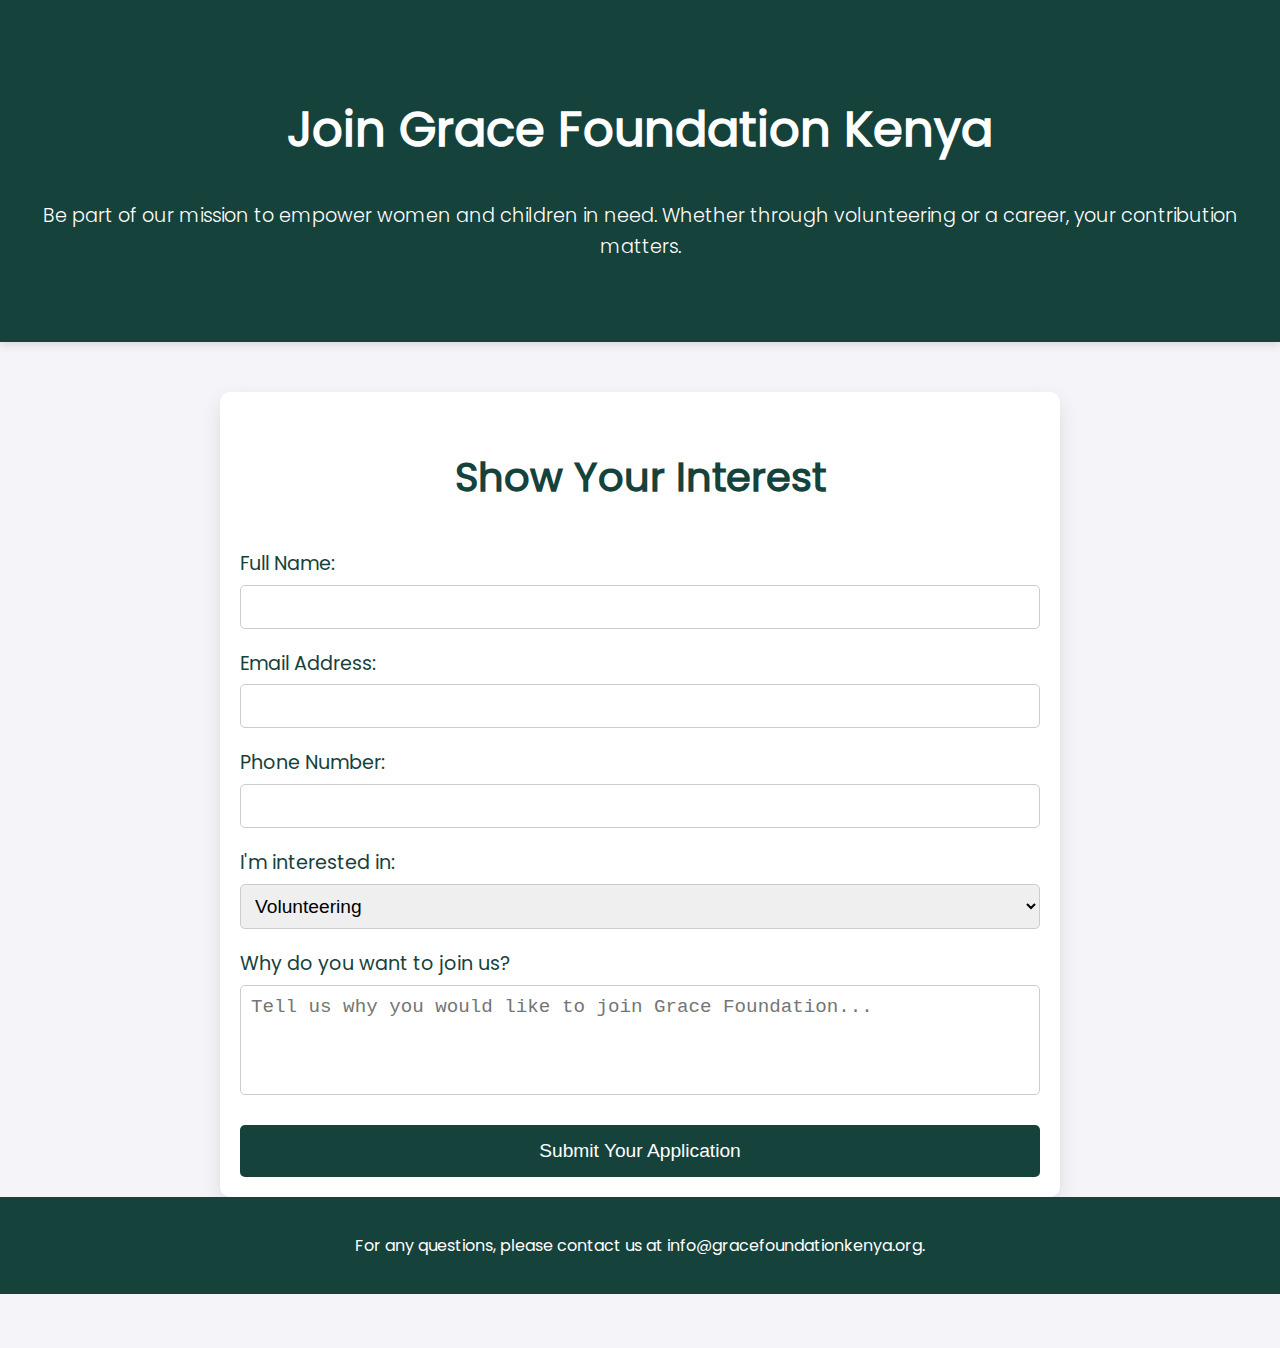
<file: join.html>
<!DOCTYPE html>
<html lang="en">
<head>
    <meta charset="UTF-8">
    <meta name="viewport" content="width=device-width, initial-scale=1.0">
    <link href="./resources/css/join.css" type="text/css" rel="stylesheet">
    <title>Join Us - Grace Foundation Kenya</title>
</head>
<body>
    <header>
        <h1>Join Grace Foundation Kenya</h1>
        <p>Be part of our mission to empower women and children in need. Whether through volunteering or a career, your contribution matters.</p>
    </header>

    <!-- Join Us Form Section -->
    <section id="join-form">
        <h2>Show Your Interest</h2>
        <form id="join-us-form" action="process_join.php" method="POST" enctype="multipart/form-data">
            <label for="name">Full Name:</label>
            <input type="text" id="name" name="name" required>

            <label for="email">Email Address:</label>
            <input type="email" id="email" name="email" required>

            <label for="phone">Phone Number:</label>
            <input type="text" id="phone" name="phone" required>

            <label for="interest">I'm interested in:</label>
            <select id="interest" name="interest" required>
                <option value="volunteer">Volunteering</option>
                <option value="career">Career Opportunities</option>
            </select>

            <label for="message">Why do you want to join us?</label>
            <textarea id="message" name="message" rows="4" placeholder="Tell us why you would like to join Grace Foundation..." required></textarea>

            <!-- Upload CV only for Career Applicants -->
            <div id="cv-upload" style="display:none;">
                <label for="cv">Upload CV:</label>
                <input type="file" id="cv" name="cv" accept=".pdf,.doc,.docx">
            </div>

            <button type="submit">Submit Your Application</button>
        </form>
    </section>

    <footer>
        <p>For any questions, please contact us at info@gracefoundationkenya.org.</p>
    </footer>

    <script>
        // Show CV upload only if "Career" is selected
        document.getElementById('interest').addEventListener('change', function() {
            const cvUpload = document.getElementById('cv-upload');
            if (this.value === 'career') {
                cvUpload.style.display = 'block';
            } else {
                cvUpload.style.display = 'none';
            }
        });
    </script>
</body>
</html>
</file>
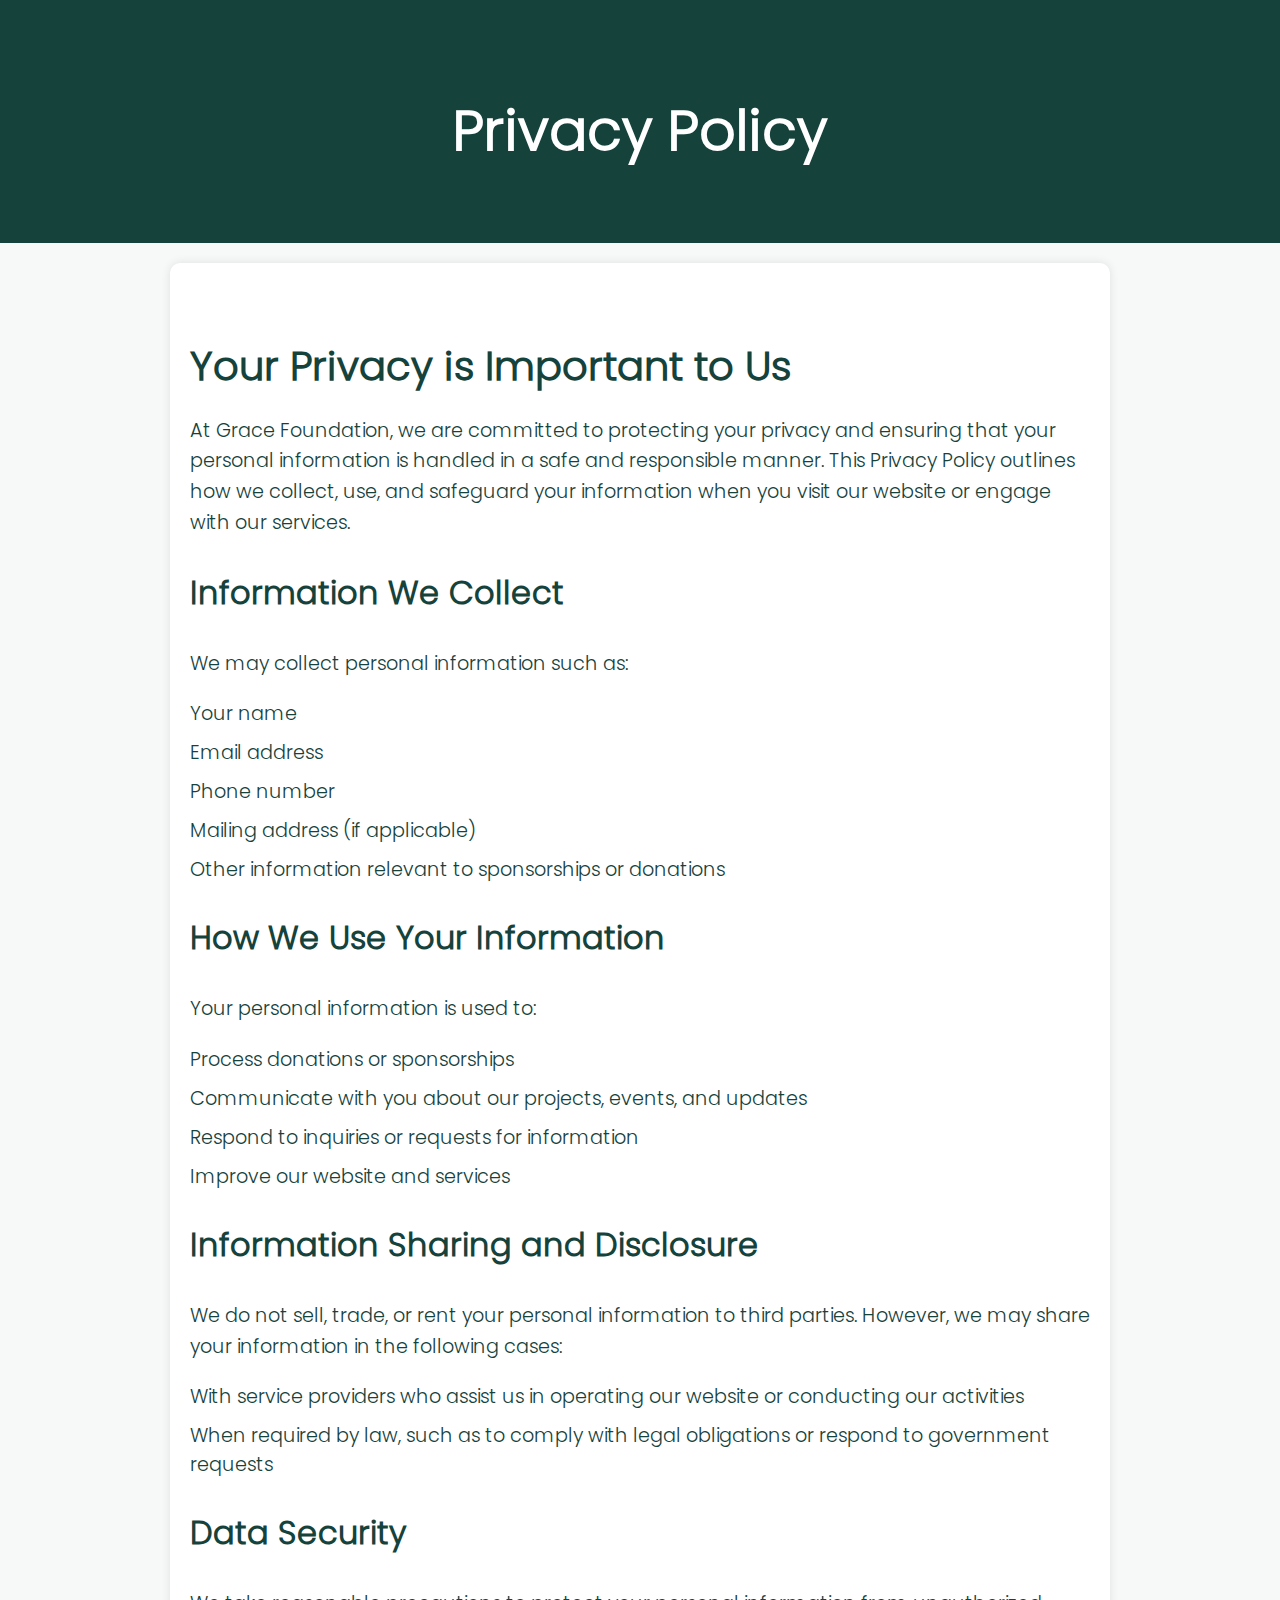
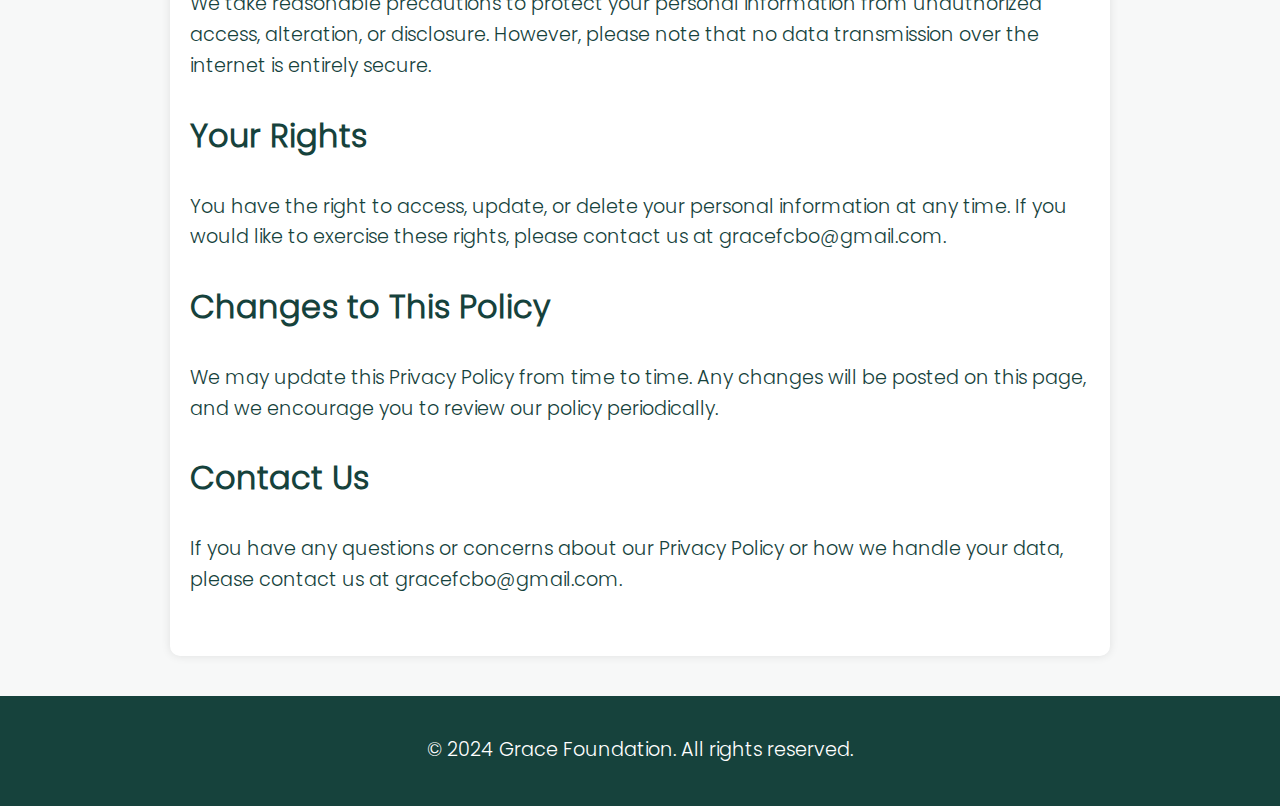
<file: policy.html>
<!DOCTYPE html>
<html lang="en">
<head>
    <meta charset="UTF-8">
    <meta name="viewport" content="width=device-width, initial-scale=1.0">
    <title>Privacy Policy - Grace Foundation</title>
    <link rel="stylesheet" href="resources/css/policy.css">
</head>
<body>

<header>
    <h1>Privacy Policy</h1>
</header>

<section>
    <h2>Your Privacy is Important to Us</h2>
    <p>
        At Grace Foundation, we are committed to protecting your privacy and ensuring that your personal information is handled in a safe and responsible manner. This Privacy Policy outlines how we collect, use, and safeguard your information when you visit our website or engage with our services.
    </p>

    <h3>Information We Collect</h3>
    <p>We may collect personal information such as:</p>
    <ul>
        <li>Your name</li>
        <li>Email address</li>
        <li>Phone number</li>
        <li>Mailing address (if applicable)</li>
        <li>Other information relevant to sponsorships or donations</li>
    </ul>

    <h3>How We Use Your Information</h3>
    <p>Your personal information is used to:</p>
    <ul>
        <li>Process donations or sponsorships</li>
        <li>Communicate with you about our projects, events, and updates</li>
        <li>Respond to inquiries or requests for information</li>
        <li>Improve our website and services</li>
    </ul>

    <h3>Information Sharing and Disclosure</h3>
    <p>
        We do not sell, trade, or rent your personal information to third parties. However, we may share your information in the following cases:
    </p>
    <ul>
        <li>With service providers who assist us in operating our website or conducting our activities</li>
        <li>When required by law, such as to comply with legal obligations or respond to government requests</li>
    </ul>

    <h3>Data Security</h3>
    <p>
        We take reasonable precautions to protect your personal information from unauthorized access, alteration, or disclosure. However, please note that no data transmission over the internet is entirely secure.
    </p>

    <h3>Your Rights</h3>
    <p>
        You have the right to access, update, or delete your personal information at any time. If you would like to exercise these rights, please contact us at <a href="mailto:gracefcbo@gmail.com">gracefcbo@gmail.com</a>.
    </p>

    <h3>Changes to This Policy</h3>
    <p>
        We may update this Privacy Policy from time to time. Any changes will be posted on this page, and we encourage you to review our policy periodically.
    </p>

    <h3>Contact Us</h3>
    <p>
        If you have any questions or concerns about our Privacy Policy or how we handle your data, please contact us at <a href="mailto:gracefcbo@gmail.com">gracefcbo@gmail.com</a>.
    </p>
</section>

<footer>
    <p>© 2024 Grace Foundation. All rights reserved.</p>
</footer>

</body>
</html>
</file>
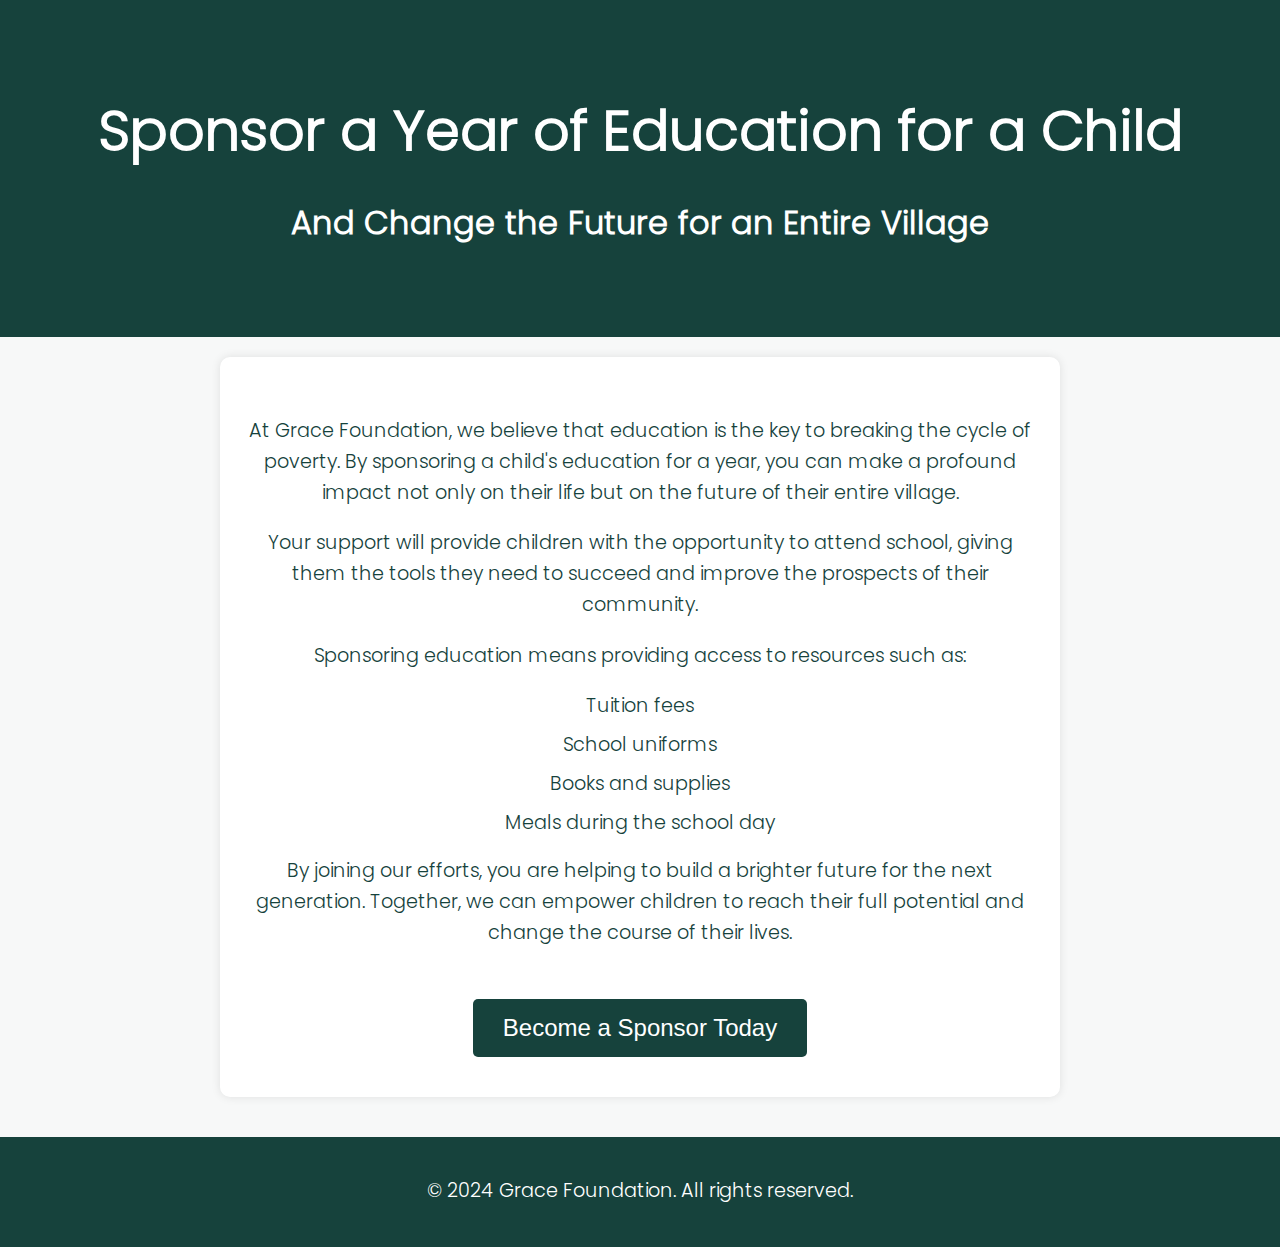
<file: sponsor.html>
<!DOCTYPE html>
<html lang="en">
<head>
    <meta charset="UTF-8">
    <meta name="viewport" content="width=device-width, initial-scale=1.0">
    <title>Sponsor a Year of Education - Grace Foundation</title>
    <link rel="stylesheet" href="resources/css/sponsor.css">
</head>
<body>

<header>
    <h1>Sponsor a Year of Education for a Child</h1>
    <h2>And Change the Future for an Entire Village</h2>
</header>

<section>
    <p>
        At Grace Foundation, we believe that education is the key to breaking the cycle of poverty. By sponsoring a child's education for a year, you can make a profound impact not only on their life but on the future of their entire village.
    </p>
    <p>
        Your support will provide children with the opportunity to attend school, giving them the tools they need to succeed and improve the prospects of their community.
    </p>
    <p>
        Sponsoring education means providing access to resources such as:
    </p>
    <ul>
        <li>Tuition fees</li>
        <li>School uniforms</li>
        <li>Books and supplies</li>
        <li>Meals during the school day</li>
    </ul>
    <p>
        By joining our efforts, you are helping to build a brighter future for the next generation. Together, we can empower children to reach their full potential and change the course of their lives.
    </p>


    <a href="become_a_sponsor.html"><button>Become a Sponsor Today</button></a>
</section>

<footer>
    <p>© 2024 Grace Foundation. All rights reserved.</p>
</footer>

</body>
</html>
</file>
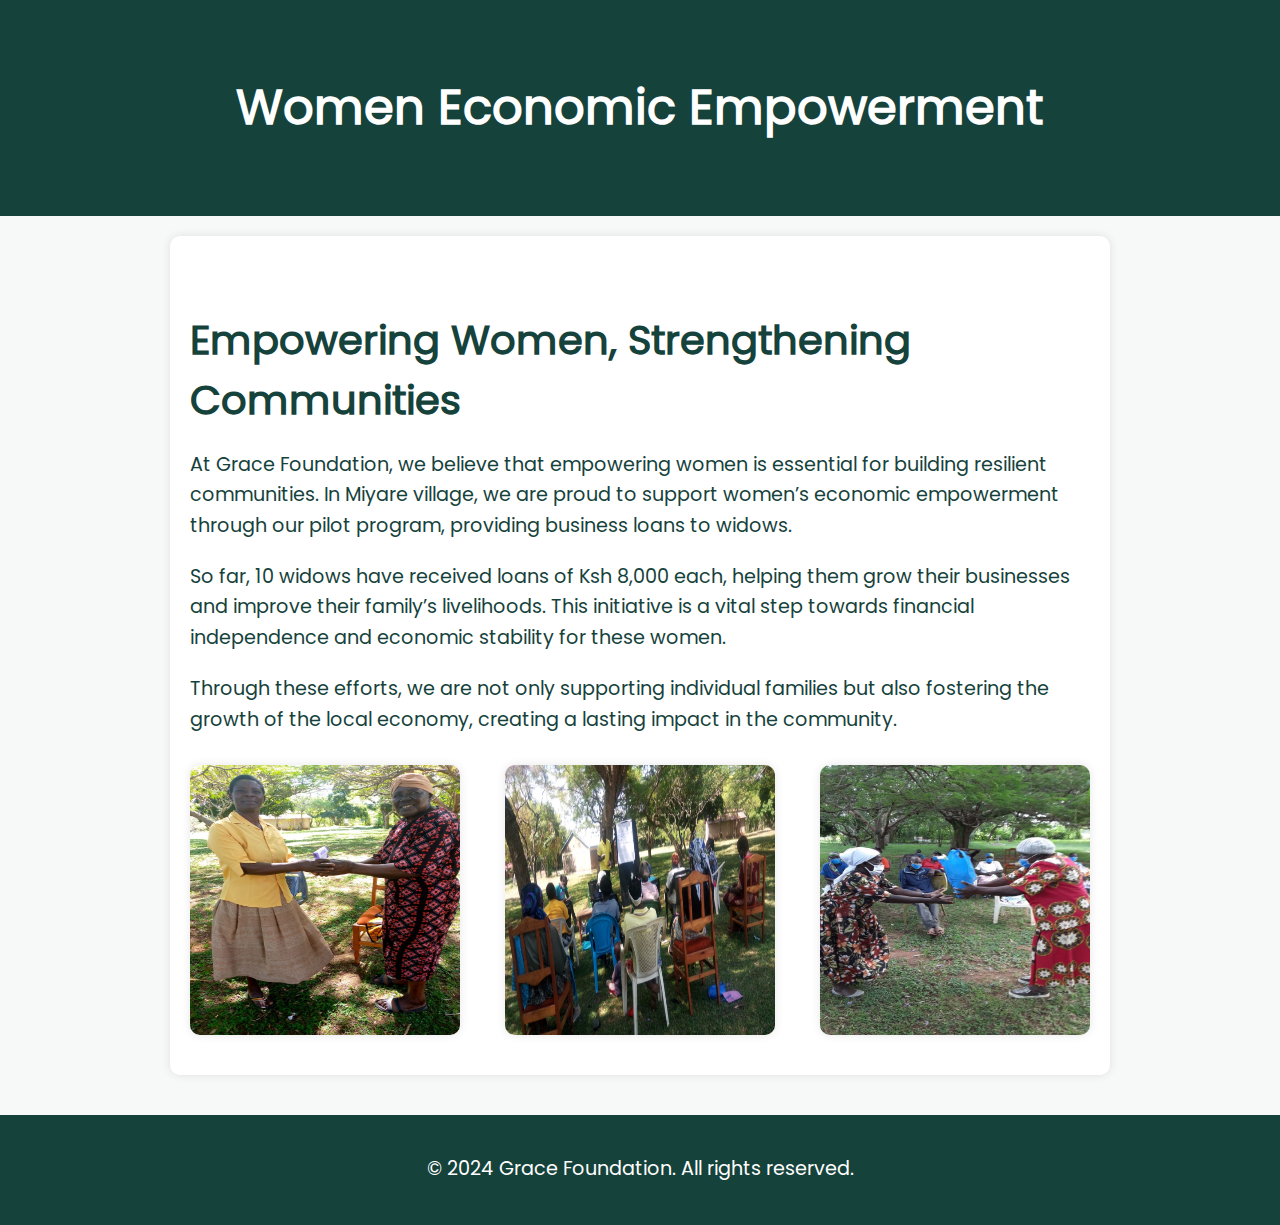
<file: women-emp.html>
<!DOCTYPE html>
<html lang="en">
<head>
    <meta charset="UTF-8">
    <meta name="viewport" content="width=device-width, initial-scale=1.0">
    <title>Focus Area B - Women Economic Empowerment</title>
    <link rel="stylesheet" href="resources/css/area2.css">
</head>
<body>

<header>
    <h1>Women Economic Empowerment</h1>
</header>

<section>
    <h2>Empowering Women, Strengthening Communities</h2>
    <p>
        At Grace Foundation, we believe that empowering women is essential for building resilient communities. In Miyare village, we are proud to support women’s economic empowerment through our pilot program, providing business loans to widows.
    </p>
    <p>
        So far, 10 widows have received loans of Ksh 8,000 each, helping them grow their businesses and improve their family’s livelihoods. This initiative is a vital step towards financial independence and economic stability for these women.
    </p>
    <p>
        Through these efforts, we are not only supporting individual families but also fostering the growth of the local economy, creating a lasting impact in the community.
    </p>

    <!-- Image placeholders -->
    <div class="image-gallery">
        <img src="resources/images/projects/WEprovision.JPG" alt="Women empowerment in business" class="gallery-img">
        <img src="resources/images/projects/we2.JPG" alt="Business Seminars for women" class="gallery-img">
        <img src="resources/images/projects/we7.JPG" alt="Community growth and support" class="gallery-img">
    </div>
</section>

<footer>
    <p>© 2024 Grace Foundation. All rights reserved.</p>
</footer>

</body>
</html>
</file>
<file: resources/css/home.css>
/* Import Dancing Script Font */
@font-face {
  font-family: 'Dancing Script';
  src: url('../fonts/Dancing_Script/DancingScript.ttf') format('truetype');
  font-style: normal;
}
/* Import Local Plaster Font */
@font-face {
  font-family: 'Plaster';
  src: url('../fonts/Plaster/Plaster-Regular.ttf') format('truetype');
  font-style: normal;
}
/* Import Local Poppins Font Variations */

@font-face {
  font-family: 'Poppins';
  src: url('../fonts/Poppins/Poppins-Thin.ttf') format('truetype');
  font-weight: 100;
  font-style: normal;
}

@font-face {
  font-family: 'Poppins';
  src: url('../fonts/Poppins/Poppins-ThinItalic.ttf') format('truetype');
  font-weight: 100;
  font-style: italic;
}

@font-face {
  font-family: 'Poppins';
  src: url('../fonts/Poppins/Poppins-Light.ttf') format('truetype');
  font-weight: 300;
  font-style: normal;
}

@font-face {
  font-family: 'Poppins';
  src: url('../fonts/Poppins/Poppins-LightItalic.ttf') format('truetype');
  font-weight: 300;
  font-style: italic;
}

@font-face {
  font-family: 'Poppins';
  src: url('../fonts/Poppins/Poppins-Regular.ttf') format('truetype');
  font-weight: 400;
  font-style: normal;
}

@font-face {
  font-family: 'Poppins';
  src: url('../fonts/Poppins/Poppins-Italic.ttf') format('truetype');
  font-weight: 400;
  font-style: italic;
}

@font-face {
  font-family: 'Poppins';
  src: url('../fonts/Poppins/Poppins-Medium.ttf') format('truetype');
  font-weight: 500;
  font-style: normal;
}

@font-face {
  font-family: 'Poppins';
  src: url('../fonts/Poppins/Poppins-MediumItalic.ttf') format('truetype');
  font-weight: 500;
  font-style: italic;
}


/* General Styles */
body {
    font-family: 'Poppins', sans-serif;
    background-color: #f5f7f6; /* Light, minimalistic background */
    color: #16423C; /* Dark green for text */
    margin: 0;
    line-height: 1.6;
}

/* Navigation Bar */
nav {
    position: sticky;
    top: 0;
    width: 100%;
    background-color: #16423C; /* Dark green */
    display: flex;
    justify-content: space-around;
    padding: 10px 0;
    z-index: 1000;
    box-shadow: 0 2px 5px rgba(0, 0, 0, 0.1);
}


nav ul {
    display: flex;
    list-style: none;
    padding: 0;
    margin: 0;
}

nav li {
    margin: 0 15px;
}

nav li a {
    color: #ffffff; /* White text */
    text-decoration: none;
    padding: 10px;
    font-weight: 500;
    transition: color 0.3s;
}

nav li a:hover {
    color: #98dab2; /* Light green on hover */
    border-bottom: #105c49 2px solid;
}

/* Header Section */
header {
    text-align: center;
    padding: 50px 20px;
    background: #16423C; /* Dark green background */
    color: #ffffff;
}

header h1 {
    font-family: 'Plaster', sans-serif;
    font-size: 5rem;
    font-weight: 600;
    margin: 0;
}

header h2 {
   font-family: 'Dancing Script', sans-serif;
    font-size: 2.5rem;
    font-weight: 300;
    margin: 10px 0;
}

/* Introduction Section */
#introduction-section {
    display: flex;
    justify-content: space-between;
    padding: 20px;
    max-width: 1200px;
    margin: 0 auto;
    background-color: #ffffff;
    border-radius: 0px 0px 10px 10px;
    box-shadow: 0 2px 10px rgba(0, 0, 0, 0.1);
    margin-bottom:20vh;
}

#introduction-text {
    max-width: 1200px;
}

#introduction-text h2 {
    color: #105c49; /* Basil green for headings */
    font-size: 2.5rem;
    margin-bottom: 20px;
    text-align: center;
}

#introduction-text p {
    font-size: 1.2rem;
    margin-bottom: 20px;
}

#introduction-text a{
    color:rgba(102, 153, 119, 0.884) ;
    cursor: pointer;
    font-size: 1rem;
    transition: all 0.3s ease;
}

#introduction-text a:hover {
    font-size: 1.2rem;
    color: #a8d5ba;
}



/* Founder Section */
#Founder
{
  color:sage;
  font-weight: 400;
}
#Founder-Img
{
  width: 20vw;
  height: auto;
  aspect-ratio: 1/1;
  border-radius: 50% 50%;
  margin: 10px;
  transition: transform 0.3s ease, box-shadow 0.3s ease;
}
#founder-section{
  text-align: center;
  padding: 20px;
  max-width: 1200px;
  margin: 0 auto;
  margin:20vh auto;

}

/* projects Section */
#projects-section{
  background-image:
  linear-gradient(to bottom,#021611, rgba(54, 65, 52, 0.37)),
  url('../images/projects/provsion5.JPG');
  background-position: center;
  background-size: cover;
  background-repeat: no-repeat;
  margin:20vh auto;
}

#projects-section h2{
  color: #ffffff;
  font-size: 2.5rem;
  margin-bottom: 20px;
  text-align: center;
}
#projects-section p{
  color: #ffffff;
  font-size: 1.2rem;
  margin-bottom: 20px;
  text-align: center;
}

/* Card Sections (Programs, Flyer, etc.) */
.card-container {
    display: flex;
    justify-content: space-around;
    flex-wrap: wrap;
    padding: 50px;
    gap: 20px;
}

.card {
    background-color: #18352cb2;
    color:#ffffff;
    border-radius: 10px;
    overflow: hidden;
    width: 300px;
    transition: transform 0.3s;
}

.card img {
    width: 100%;
    height: 200px;
    object-fit: cover;
}

.card-text {
    padding: 20px;
}

.card-text h3 {
    color: #ffffff;
    font-size: 1.5rem;
    margin: 0 0 10px;
}

.card-text p {
    color: #697018; /* Muted green for card text */
    font-size: 1rem;
    margin: 0;
}

.card:hover {
    transform: translateY(-10px);
    box-shadow: 0 2px 10px rgba(227, 236, 194, 0.658);
}

/* Flyer Section */
#flyer-section {
    padding: 50px;
    text-align: center;
    background-color: #e6f4ea; /* Light greenish background */
    margin: 50px auto;
    border-radius: 10px;
    box-shadow: 0 2px 10px rgba(0, 0, 0, 0.1);
}

#flyer-section h2 {
    color: #105c49;
    font-size: 2.5rem;
    margin-bottom: 20px;
}

#flyer-section p {
    font-size: 1.2rem;
    margin-bottom: 20px;
}

#flyer-section button {
    background-color: #43e6d0;
    color: #ffffff;
    padding: 10px 20px;
    border: none;
    border-radius: 5px;
    cursor: pointer;
    font-size: 1rem;
    transition: background-color 0.3s ease;
}

#flyer-section button:hover {
    background-color: #16423C;
}

/* Footer */
footer {
    background-color: #16423C;
    color: #ffffff;
    text-align: center;
    padding: 20px;
    font-size: 1rem;
}

footer a {
    color: #a8d5ba;
    text-decoration: none;
}

footer a:hover {
    color: #ffffff;
}

/* Media Queries for Responsiveness */
@media (max-width: 768px) {
    #introduction-section {
        flex-direction: column;
        text-align: center;
        padding: 20px;
    }

    .card-container {
        flex-direction: column;
        align-items: center;
    }
}

/* Improved Styling for Introduction Section Images */
#introduction-section img {
    width: 45%;
    height: auto;
    border-radius: 10px;
    box-shadow: 0 5px 15px rgba(0, 0, 0, 0.1);
    margin: 10px;
    transition: transform 0.3s ease, box-shadow 0.3s ease;
}

#introduction-section img:hover {
    transform: scale(1.05);
    box-shadow: 0 8px 20px rgba(0, 0, 0, 0.2);
}



.featured-story-img:hover {
    transform: scale(1.05);
    box-shadow: 0 8px 20px rgba(0, 0, 0, 0.2);
}
#highlighted-story{
  padding: 20px;
  margin: 0 auto;
  max-width: 1200px;
  height:80vh;
  margin-bottom: 20vh;
  display: flex;
  justify-content: space-between;
  flex-direction: column;
  align-items: center;
 
}

#highlighted-story h2{
  color: #105c49;
  font-size: 2.5rem;
  margin-bottom: 20px;
  text-align: center;
}
#highlighted-story p{
  width:50vw;
}
#highlighted-story a{
  color: #116bd3;
  cursor: pointer;
  font-size: 1rem;
  transition: all 0.3s ease;
}
#highlighted-story img{
  width: 50vw;
  height: 60%;
  background-attachment: fixed;
  object-fit: cover;
  object-position: top;
  border-radius: 10px;
  box-shadow: 0 5px 15px rgba(0, 0, 0, 0.1);
  transition: transform 0.3s ease, box-shadow 0.3s ease;
}
#highlighted-story a:hover {
    font-size: 1.2rem;
    color: #3ec20a;
}
#highlighted-story img:hover{
transform: scale(1.05);
}

#get-in{
  max-width: 80%;
  margin: 0 auto;
  display: flex;
  justify-content: space-between;
  text-align: center;
}
#volunteer-image {
  height: auto;
  width:8vw;
}

#testimonials-section{
  background-color: #f5f7f6;
  padding: 20px;
  margin: 0 auto;
  max-width: 1200px;
  display: flex;
  justify-content: space-between;
  flex-direction: column;
  align-items: center;
  margin:20vh auto;
}

#partners-section{
  background-color: rgb(26, 41, 26);
  color: #ffffff;
  padding: 20px;
  margin: 0 auto;
  max-width: 1200px;
  display: flex;
  justify-content: space-between;
  flex-direction: row;
  align-items: center;
  margin:20vh auto;
}
#partners-section p{
  margin-left: 10px;
}

#donate-image {
  height: auto;
  width:8vw;
}
#donate-image , #volunteer-image {
  margin: 10px;
  cursor: pointer;
  transition: transform 0.3s ease, box-shadow 0.3s ease;
  animation: infinite pulse 1s ease;
}
#donate-section p, #getinvolved-section p{
  max-width: 30vw;
}
#donate-image:hover , #volunteer-image:hover {
  transform: scale(1.2);

}
@keyframes  pulse{
0%{
  opacity: 0.7;
}
50%{
  opacity: 1;
}
100%{
  opacity: 0.7;
}
}
figcaption{
  font-size: 5px;
  text-align: left;
  
}
a{
  color: #464646;
  text-decoration: none;
}
/* Icons for Donate and Join Sections */
</file>
<file: resources/css/BAS.css>
@font-face {
    font-family: 'Poppins';
    src: url('../fonts/Poppins/Poppins-Light.ttf') format('truetype');
    font-weight: 300;
    font-style: normal;
}

body {
    font-family: 'Poppins', sans-serif;
    background-color: #f7f8f8;
    color: #16423C;
    margin: 0;
    padding: 0;
    font-size: 1.2rem;
}

header {
    text-align: center;
    background-color: #16423C;
    color: white;
    padding: 50px 20px;
}

h1 {
    font-size: 3.5rem;
    margin-bottom: 20px;
}

section {
    padding: 40px 20px;
    margin: 20px auto;
    max-width: 800px;
    background-color: white;
    border-radius: 10px;
    box-shadow: 0px 0px 10px rgba(0, 0, 0, 0.1);
}

h2 {
    font-size: 2.5rem;
    margin-bottom: 20px;
    color: #16423C;
}

p {
    font-size: 1.2rem;
    margin-bottom: 20px;
    line-height: 1.6;
}

h3 {
    font-size: 2rem;
    margin-top: 30px;
    color: #16423C;
}

form {
    display: flex;
    flex-direction: column;
}

label {
    font-size: 1.2rem;
    margin-top: 20px;
}

input, textarea {
    padding: 10px;
    font-size: 1.2rem;
    margin-top: 5px;
    border: 1px solid #ccc;
    border-radius: 5px;
}

textarea {
    resize: none;
}

button {
    margin-top: 30px;
    padding: 15px;
    font-size: 1.5rem;
    background-color: #16423C;
    color: white;
    border: none;
    border-radius: 5px;
    cursor: pointer;
}

button:hover {
    background-color: #0f2d29;
}

a {
    color: #16423C;
    text-decoration: none;
}

a:hover {
    text-decoration: underline;
}

footer {
    text-align: center;
    padding: 20px;
    background-color: #16423C;
    color: white;
    margin-top: 40px;
    font-size: 1.1rem;
}
</file>
<file: resources/css/area1.css>
@font-face {
    font-family: 'Poppins';
    src: url('../fonts/Poppins/Poppins-Thin.ttf') format('truetype');
    font-weight: 100;
    font-style: normal;
}

@font-face {
    font-family: 'Poppins';
    src: url('../fonts/Poppins/Poppins-Light.ttf') format('truetype');
    font-weight: 300;
    font-style: normal;
}

@font-face {
    font-family: 'Poppins';
    src: url('../fonts/Poppins/Poppins-Regular.ttf') format('truetype');
    font-weight: 400;
    font-style: normal;
}

/* Body and Typography */
body {
    font-family: 'Poppins', sans-serif;
    background-color: #f7f8f8;
    color: #16423C;
    margin: 0;
    padding: 0;
    font-size: 1.2rem;
}

header {
    text-align: center;
    background-color: #16423C;
    color: white;
    padding: 40px 20px;
}

h1 {
    font-size: 3rem;
}

section {
    padding: 40px 20px;
    margin: 20px auto;
    max-width: 900px;
    background-color: white;
    border-radius: 10px;
    box-shadow: 0px 0px 10px rgba(0, 0, 0, 0.1);
}

h2 {
    font-size: 2.5rem;
    margin-bottom: 20px;
    color: #16423C;
}

p {
    font-size: 1.2rem;
    margin-bottom: 20px;
    line-height: 1.6;
}

/* Image Gallery */
.image-gallery {
    display: flex;
    justify-content: space-between;
    margin-top: 30px;
}

.gallery-img {
    width: 30%;
    border-radius: 10px;
    aspect-ratio: 1/1;
    box-shadow: 0px 0px 10px rgba(0, 0, 0, 0.1);
}

/* Footer */
footer {
    text-align: center;
    padding: 20px;
    background-color: #16423C;
    color: white;
    margin-top: 40px;
    font-size: 1.1rem;
}
</file>
<file: resources/css/area3.css>
@font-face {
    font-family: 'Poppins';
    src: url('../fonts/Poppins/Poppins-Thin.ttf') format('truetype');
    font-weight: 100;
    font-style: normal;
}

@font-face {
    font-family: 'Poppins';
    src: url('../fonts/Poppins/Poppins-Light.ttf') format('truetype');
    font-weight: 300;
    font-style: normal;
}

@font-face {
    font-family: 'Poppins';
    src: url('../fonts/Poppins/Poppins-Regular.ttf') format('truetype');
    font-weight: 400;
    font-style: normal;
}

/* Body and Typography */
body {
    font-family: 'Poppins', sans-serif;
    background-color: #f7f8f8;
    color: #16423C;
    margin: 0;
    padding: 0;
    font-size: 1.2rem;
}

header {
    text-align: center;
    background-color: #16423C;
    color: white;
    padding: 40px 20px;
}

h1 {
    font-size: 3rem;
}

section {
    padding: 40px 20px;
    margin: 20px auto;
    max-width: 900px;
    background-color: white;
    border-radius: 10px;
    box-shadow: 0px 0px 10px rgba(0, 0, 0, 0.1);
}

h2 {
    font-size: 2.5rem;
    margin-bottom: 20px;
    color: #16423C;
}

p {
    font-size: 1.2rem;
    margin-bottom: 20px;
    line-height: 1.6;
}

/* Image Gallery */
.image-gallery {
    display: flex;
    justify-content: space-between;
    margin-top: 30px;
}

.gallery-img {
    width: 30%;
    border-radius: 10px;
    aspect-ratio: 1/1;  
    box-shadow: 0px 0px 10px rgba(0, 0, 0, 0.1);
}

/* Footer */
footer {
    text-align: center;
    padding: 20px;
    background-color: #16423C;
    color: white;
    margin-top: 40px;
    font-size: 1.1rem;
}
</file>
<file: resources/css/donation.css>
@font-face {
    font-family: 'Poppins';
    src: url('../fonts/Poppins/Poppins-Thin.ttf') format('truetype');
    font-weight: 100;
    font-style: normal;
  }
  
  @font-face {
    font-family: 'Poppins';
    src: url('../fonts/Poppins/Poppins-ThinItalic.ttf') format('truetype');
    font-weight: 100;
    font-style: italic;
  }
  
  @font-face {
    font-family: 'Poppins';
    src: url('../fonts/Poppins/Poppins-Light.ttf') format('truetype');
    font-weight: 300;
    font-style: normal;
  }
  
  @font-face {
    font-family: 'Poppins';
    src: url('../fonts/Poppins/Poppins-LightItalic.ttf') format('truetype');
    font-weight: 300;
    font-style: italic;
  }
  
  @font-face {
    font-family: 'Poppins';
    src: url('../fonts/Poppins/Poppins-Regular.ttf') format('truetype');
    font-weight: 400;
    font-style: normal;
  }
/* Body and Typography */
body {
    font-family: 'Poppins';
    background-color: #f7f8f8;
    color: #16423C;
    margin: 0;
    font-size:1.2rem;
    padding: 0;
}
#banner h1
{
    font-size: 5vw;   
}

header {
    text-align: center;
    background-color: #16423C;
    color: white;
    padding: 50px 20px;
}
p{
    font-size:1.2rem;
}


section {
    padding: 40px 20px;
    margin: 20px auto;
    max-width: 800px;
    background-color: white;
    border-radius: 10px;
    box-shadow: 0px 0px 10px rgba(0, 0, 0, 0.1);
}

h2 {
    font-size: 2.5rem;
    margin-bottom: 20px;
}

ul {
    list-style: none;
    padding: 0;
}

ul li {
    font-size: 1.2rem;
    margin-bottom: 10px;
}

/* Form Styles */
form {
    display: flex;
    flex-direction: column;
}

label {
    font-size: 1.2rem;
    margin-top: 20px;
}

input {
    padding: 10px;
    font-size: 1.2rem;
    margin-top: 5px;
    border: 1px solid #ccc;
    border-radius: 5px;
}

button {
    margin-top: 30px;
    padding: 15px;
    font-size: 1.5rem;
    background-color: #16423C;
    color: white;
    border: none;
    border-radius: 5px;
    cursor: pointer;
}

button:hover {
    background-color: #0f2d29;
}

footer {
    text-align: center;
    padding: 20px;
    background-color: #16423C;
    color: white;
    margin-top: 50px;
}
</file>
<file: resources/css/featured.css>
@font-face {
    font-family: 'Poppins';
    src: url('../fonts/Poppins/Poppins-Thin.ttf') format('truetype');
    font-weight: 100;
    font-style: normal;
  }
  
  @font-face {
    font-family: 'Poppins';
    src: url('../fonts/Poppins/Poppins-ThinItalic.ttf') format('truetype');
    font-weight: 100;
    font-style: italic;
  }
  
  @font-face {
    font-family: 'Poppins';
    src: url('../fonts/Poppins/Poppins-Light.ttf') format('truetype');
    font-weight: 300;
    font-style: normal;
  }
  
  @font-face {
    font-family: 'Poppins';
    src: url('../fonts/Poppins/Poppins-LightItalic.ttf') format('truetype');
    font-weight: 300;
    font-style: italic;
  }
  
  @font-face {
    font-family: 'Poppins';
    src: url('../fonts/Poppins/Poppins-Regular.ttf') format('truetype');
    font-weight: 400;
    font-style: normal;
  }

/* Body and Typography */
body {
    font-family: 'Poppins';
    color: #16423C;
    margin: 0;
    background-color: #f4f4f9;
    padding-bottom: 50px;
}

/* Header */
header {
    text-align: center;
    background: linear-gradient(135deg, #16423C, #20b2aa);
    color: white;
    padding: 60px 20px;
    box-shadow: 0 4px 8px rgba(0, 0, 0, 0.1);
    margin-bottom: 50px;
}

header h1 {
    font-size: 3rem;
    font-weight: bold;
}

header p {
    font-size: 1.2rem;
    font-weight: 300;
}

/* Story Hero Section */
#story-hero {
    text-align: center;
    margin: auto;
    max-width: 900px;
    padding: 20px;
}

.story-image {
    width: 100%;
    height: auto;
    border-radius: 10px;
    margin-bottom: 30px;
    box-shadow: 0px 8px 20px rgba(0, 0, 0, 0.1);
}

blockquote {
    font-style: italic;
    font-size: 1.2rem;
    color: #20b2aa;
    background-color: #f7f8f8;
    padding: 20px;
    border-radius: 10px;
    box-shadow: 0px 4px 10px rgba(0, 0, 0, 0.1);
    margin-top: 30px;
  
}

/* Story Content Section */
#story-content {
    max-width: 900px;
    margin: auto;
    padding: 40px;
    background-color: white;
    border-radius: 15px;
    box-shadow: 0px 8px 20px rgba(0, 0, 0, 0.1);
    margin-bottom: 50px;
}

#story-content h2 {
    font-size: 2rem;
    color: #16423C;
    text-align: center;
    margin-bottom: 30px;
}

#story-content h3 {
    font-size: 1.8rem;
    color: #16423C;
    margin-bottom: 20px;
}

#story-content p {
    font-size: 1.2rem;
    margin-bottom: 20px;
    text-align: justify;
}

/* Call to Action Section */
#call-to-action {
    text-align: center;
    padding: 60px 20px;
    background-color: #16423C;
    color: white;
}

#call-to-action h2 {
    font-size: 2rem;
    margin-bottom: 30px;
}

#call-to-action p {
    font-size: 1.2rem;
    margin-bottom: 30px;
}

.donate-btn {
    display: inline-block;
    padding: 15px 30px;
    background-color: #20b2aa;
    color: white;
    text-decoration: none;
    font-size: 1.1rem;
    border-radius: 5px;
    transition: background-color 0.3s ease;
}

.donate-btn:hover {
    background-color: #0f2d29;
}

/* Footer */
footer {
    text-align: center;
    padding: 20px;
    background-color: #16423C;
    color: white;
}
</file>
<file: resources/css/join.css>
@font-face {
    font-family: 'Poppins';
    src: url('../fonts/Poppins/Poppins-Thin.ttf') format('truetype');
    font-weight: 100;
    font-style: normal;
  }
  
  @font-face {
    font-family: 'Poppins';
    src: url('../fonts/Poppins/Poppins-ThinItalic.ttf') format('truetype');
    font-weight: 100;
    font-style: italic;
  }
  
  @font-face {
    font-family: 'Poppins';
    src: url('../fonts/Poppins/Poppins-Light.ttf') format('truetype');
    font-weight: 300;
    font-style: normal;
  }
  
  @font-face {
    font-family: 'Poppins';
    src: url('../fonts/Poppins/Poppins-LightItalic.ttf') format('truetype');
    font-weight: 300;
    font-style: italic;
  }
  
  @font-face {
    font-family: 'Poppins';
    src: url('../fonts/Poppins/Poppins-Regular.ttf') format('truetype');
    font-weight: 400;
    font-style: normal;
  }

/* Body and Typography */
body {
    font-family: 'Poppins';
    color: #16423C;
    margin: 0;
    background-color: #f4f4f9;
    line-height: 1.6;
    padding-bottom: 50px;
}

/* Header */
header {
    text-align: center;
    background-color: #16423C;
    color: white;
    padding: 60px 20px;
    box-shadow: 0 4px 8px rgba(0, 0, 0, 0.1);
    margin-bottom: 50px;
}

header h1 {
    font-size: 3rem;
    font-weight: bold;
}

header p {
    font-size: 1.2rem;
    font-weight: 300;
}

/* Join Form Section */
#join-form {
    max-width: 800px;
    margin: auto;
    padding: 20px;
    background-color: white;
    border-radius: 10px;
    box-shadow: 0px 8px 20px rgba(0, 0, 0, 0.1);
    text-align: left;
}

#join-form h2 {
    text-align: center;
    font-size: 2.5rem;
    margin-bottom: 20px;
}

form {
    display: flex;
    flex-direction: column;
}

label {
    font-size: 1.2rem;
    margin-top: 20px;
}

input, select, textarea {
    padding: 10px;
    font-size: 1.2rem;
    margin-top: 5px;
    border: 1px solid #ccc;
    border-radius: 5px;
}

textarea {
    resize: none;
}

button {
    margin-top: 30px;
    padding: 15px;
    font-size: 1.2rem;
    background-color: #16423C;
    color: white;
    border: none;
    border-radius: 5px;
    cursor: pointer;
}

button:hover {
    background-color: #0f2d29;
}

/* Footer */
footer {
    text-align: center;
    padding: 20px;
    background-color: #16423C;
    color: white;
}
</file>
<file: resources/css/policy.css>
@font-face {
    font-family: 'Poppins';
    src: url('../fonts/Poppins/Poppins-Light.ttf') format('truetype');
    font-weight: 300;
    font-style: normal;
}

body {
    font-family: 'Poppins', sans-serif;
    background-color: #f7f8f8;
    color: #16423C;
    margin: 0;
    padding: 0;
    font-size: 1.2rem;
}

header {
    text-align: center;
    background-color: #16423C;
    color: white;
    padding: 50px 20px;
}

h1 {
    font-size: 3.5rem;
    margin-bottom: 20px;
}

section {
    padding: 40px 20px;
    margin: 20px auto;
    max-width: 900px;
    background-color: white;
    border-radius: 10px;
    box-shadow: 0px 0px 10px rgba(0, 0, 0, 0.1);
}

h2 {
    font-size: 2.5rem;
    margin-bottom: 20px;
    color: #16423C;
}

h3 {
    font-size: 2rem;
    margin-top: 30px;
    color: #16423C;
}

p {
    font-size: 1.2rem;
    margin-bottom: 20px;
    line-height: 1.6;
}

ul {
    list-style: none;
    padding: 0;
}

ul li {
    font-size: 1.2rem;
    margin-bottom: 10px;
}

a {
    color: #16423C;
    text-decoration: none;
}

a:hover {
    text-decoration: underline;
}

footer {
    text-align: center;
    padding: 20px;
    background-color: #16423C;
    color: white;
    margin-top: 40px;
    font-size: 1.1rem;
}
</file>
<file: resources/css/sponsor.css>
@font-face {
    font-family: 'Poppins';
    src: url('../fonts/Poppins/Poppins-Light.ttf') format('truetype');
    font-weight: 300;
    font-style: normal;
}

body {
    font-family: 'Poppins', sans-serif;
    background-color: #f7f8f8;
    color: #16423C;
    margin: 0;
    padding: 0;
    font-size: 1.2rem;
}

header {
    text-align: center;
    background-color: #16423C;
    color: white;
    padding: 50px 20px;
}

h1 {
    font-size: 3.5rem;
    margin-bottom: 20px;
}

h2 {
    font-size: 2rem;
    margin-bottom: 40px;
}

section {
    padding: 40px 20px;
    margin: 20px auto;
    max-width: 800px;
    background-color: white;
    border-radius: 10px;
    box-shadow: 0px 0px 10px rgba(0, 0, 0, 0.1);
    text-align: center;
}

p {
    font-size: 1.2rem;
    margin-bottom: 20px;
    line-height: 1.6;
}

ul {
    list-style: none;
    padding: 0;
}

ul li {
    font-size: 1.2rem;
    margin-bottom: 10px;
}

button {
    margin-top: 30px;
    padding: 15px 30px;
    font-size: 1.5rem;
    background-color: #16423C;
    color: white;
    border: none;
    border-radius: 5px;
    cursor: pointer;
}

button:hover {
    background-color: #0f2d29;
}

footer {
    text-align: center;
    padding: 20px;
    background-color: #16423C;
    color: white;
    margin-top: 40px;
    font-size: 1.1rem;
}
</file>
<file: resources/css/area2.css>
@font-face {
    font-family: 'Poppins';
    src: url('../fonts/Poppins/Poppins-Thin.ttf') format('truetype');
    font-weight: 100;
    font-style: normal;
}

@font-face {
    font-family: 'Poppins';
    src: url('../fonts/Poppins/Poppins-Light.ttf') format('truetype');
    font-weight: 300;
    font-style: normal;
}

@font-face {
    font-family: 'Poppins';
    src: url('../fonts/Poppins/Poppins-Regular.ttf') format('truetype');
    font-weight: 400;
    font-style: normal;
}

/* Body and Typography */
body {
    font-family: 'Poppins', sans-serif;
    background-color: #f7f8f8;
    color: #16423C;
    margin: 0;
    padding: 0;
    font-size: 1.2rem;
}

header {
    text-align: center;
    background-color: #16423C;
    color: white;
    padding: 40px 20px;
}

h1 {
    font-size: 3rem;
}

section {
    padding: 40px 20px;
    margin: 20px auto;
    max-width: 900px;
    background-color: white;
    border-radius: 10px;
    box-shadow: 0px 0px 10px rgba(0, 0, 0, 0.1);
}

h2 {
    font-size: 2.5rem;
    margin-bottom: 20px;
    color: #16423C;
}

p {
    font-size: 1.2rem;
    margin-bottom: 20px;
    line-height: 1.6;
}

/* Image Gallery */
.image-gallery {
    display: flex;
    justify-content: space-between;
    margin-top: 30px;
}

.gallery-img {
    width: 30%;
    height: auto;
    aspect-ratio: 1/1;
    border-radius: 10px;
    box-shadow: 0px 0px 10px rgba(0, 0, 0, 0.1);
}


/* Footer */
footer {
    text-align: center;
    padding: 20px;
    background-color: #16423C;
    color: white;
    margin-top: 40px;
    font-size: 1.1rem;
}
</file>
